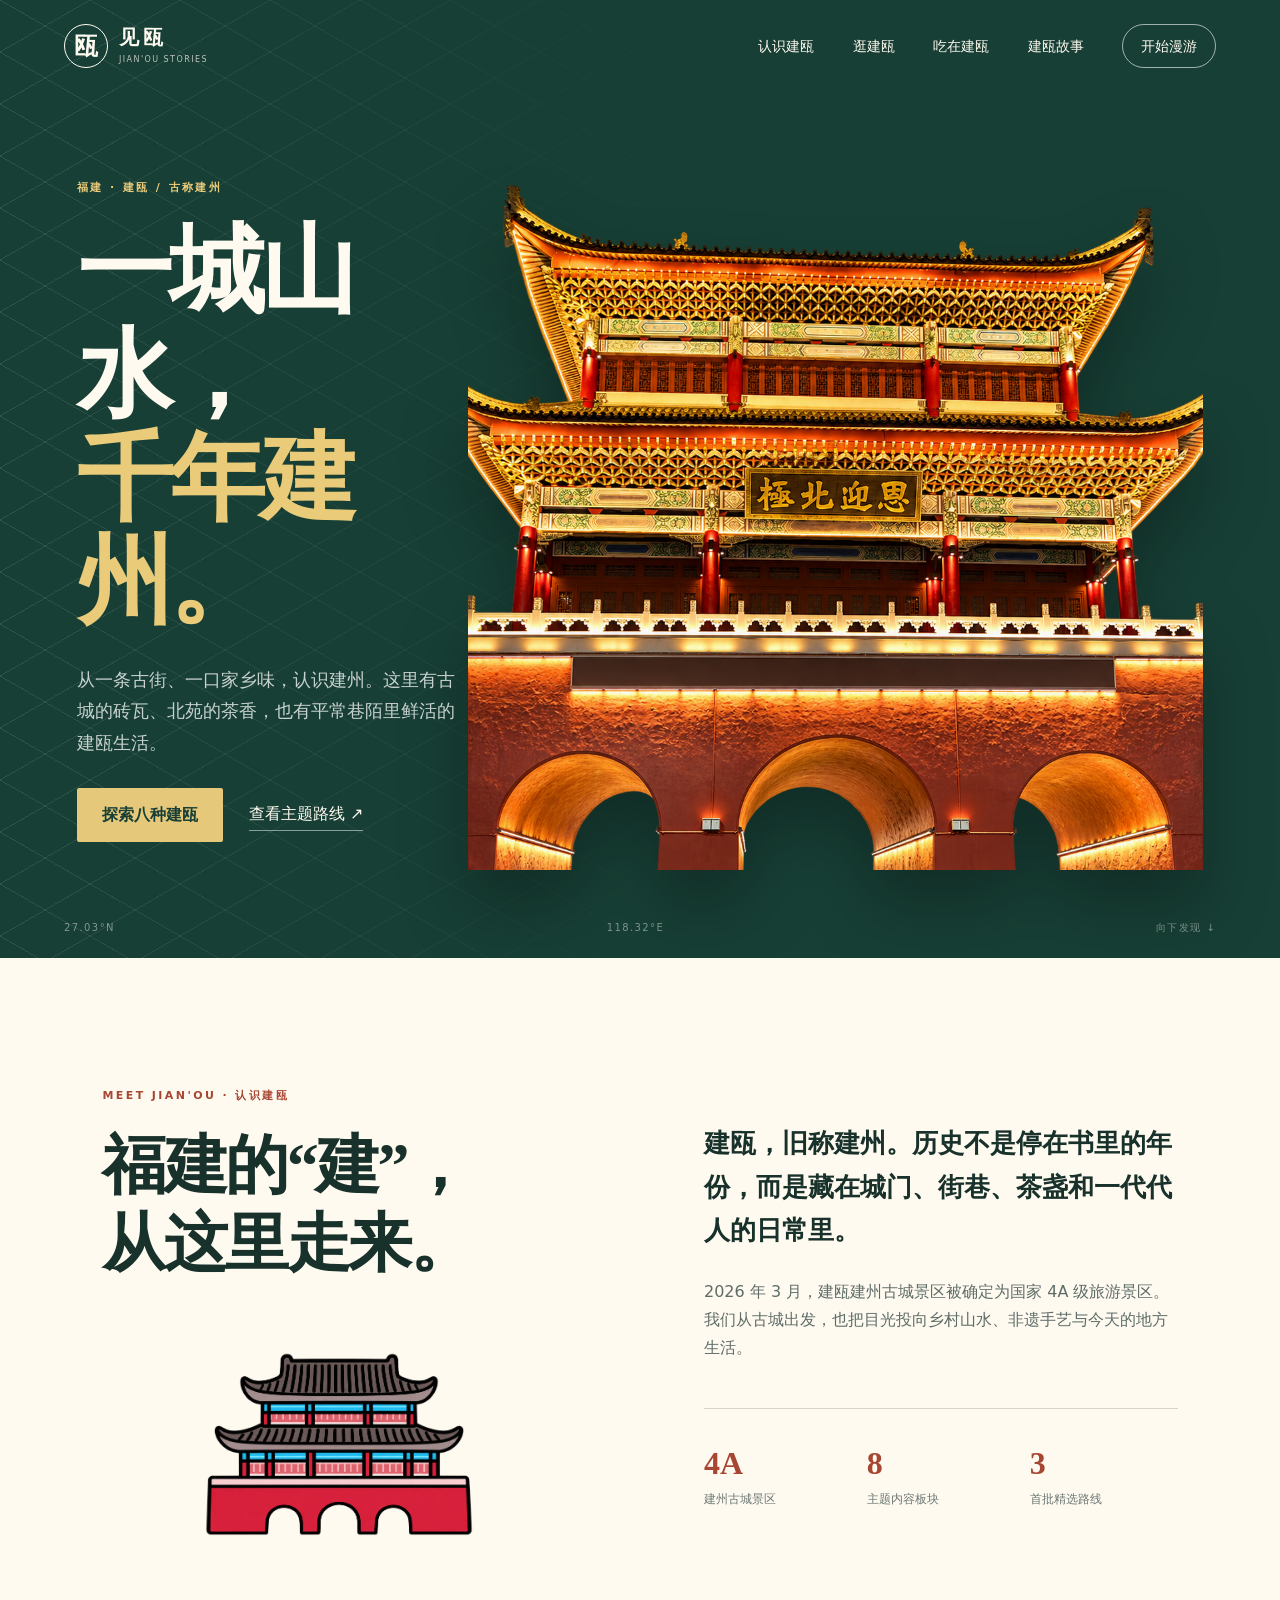
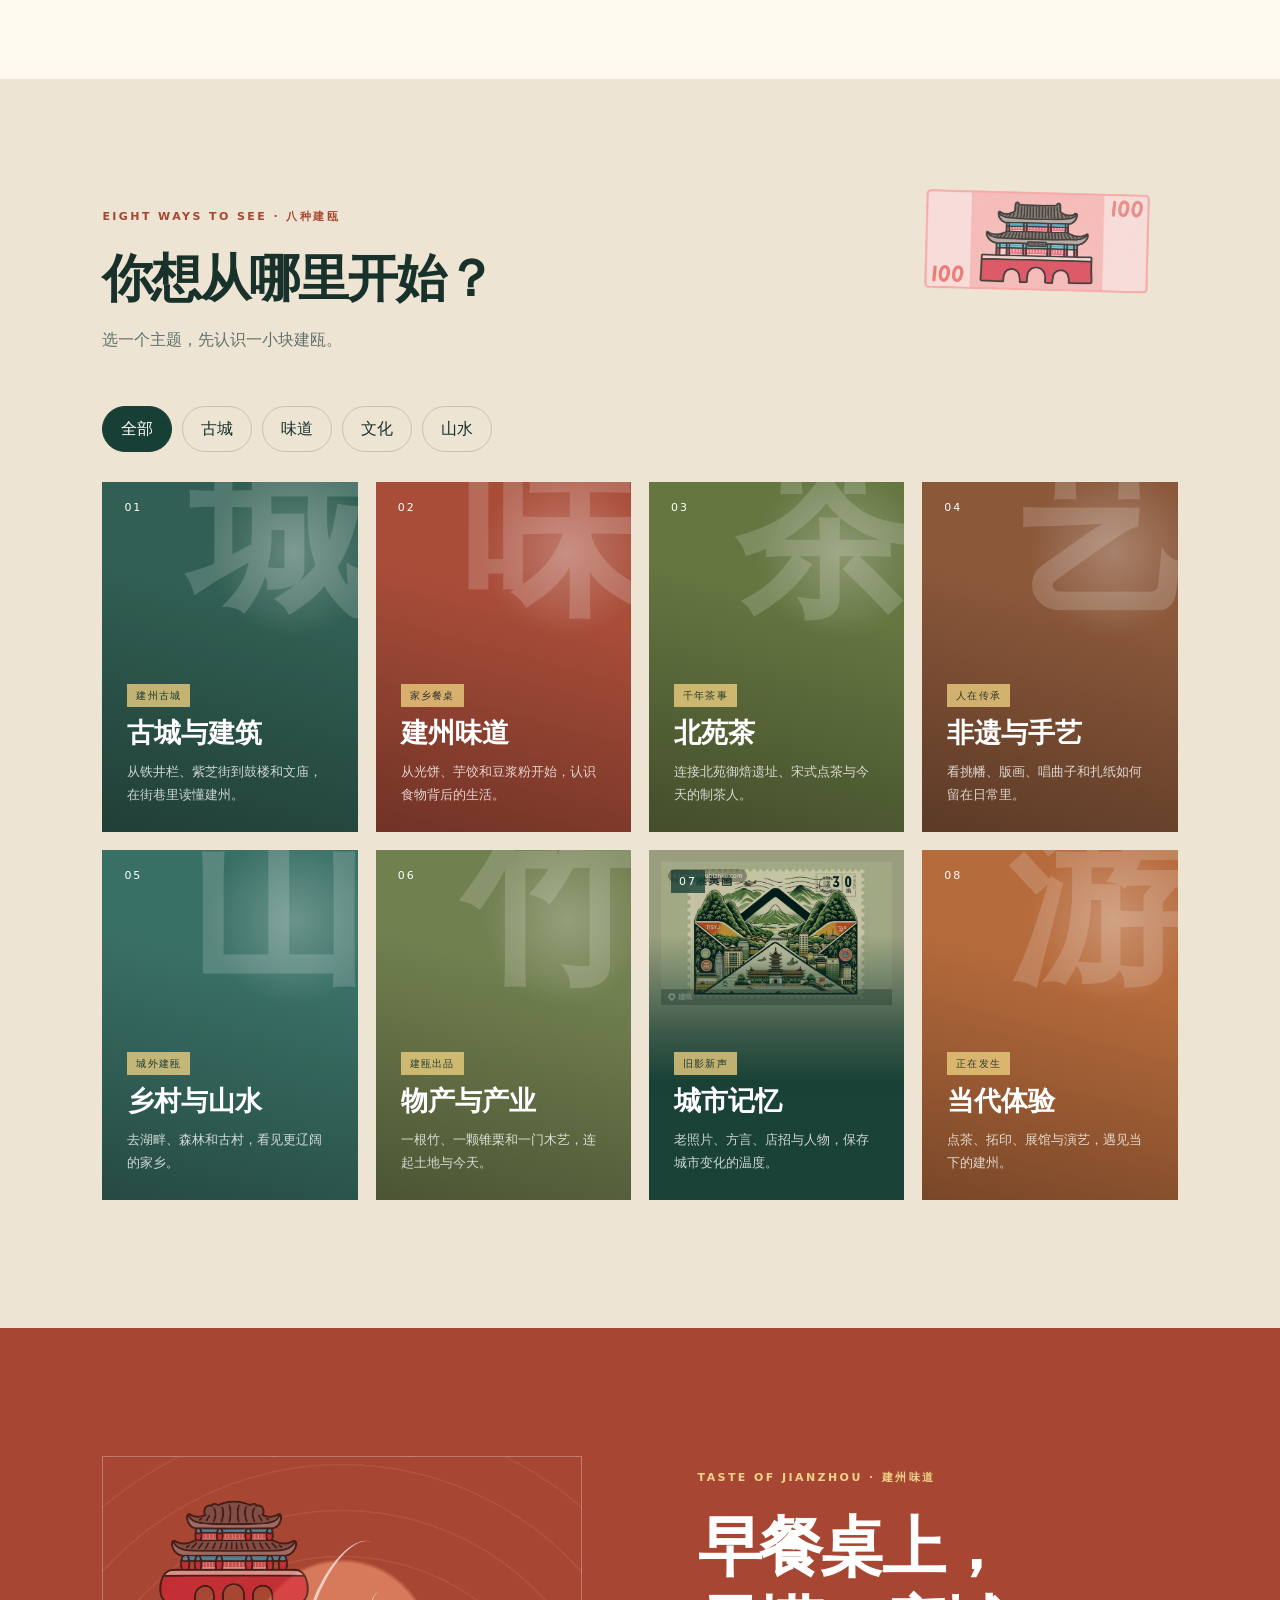
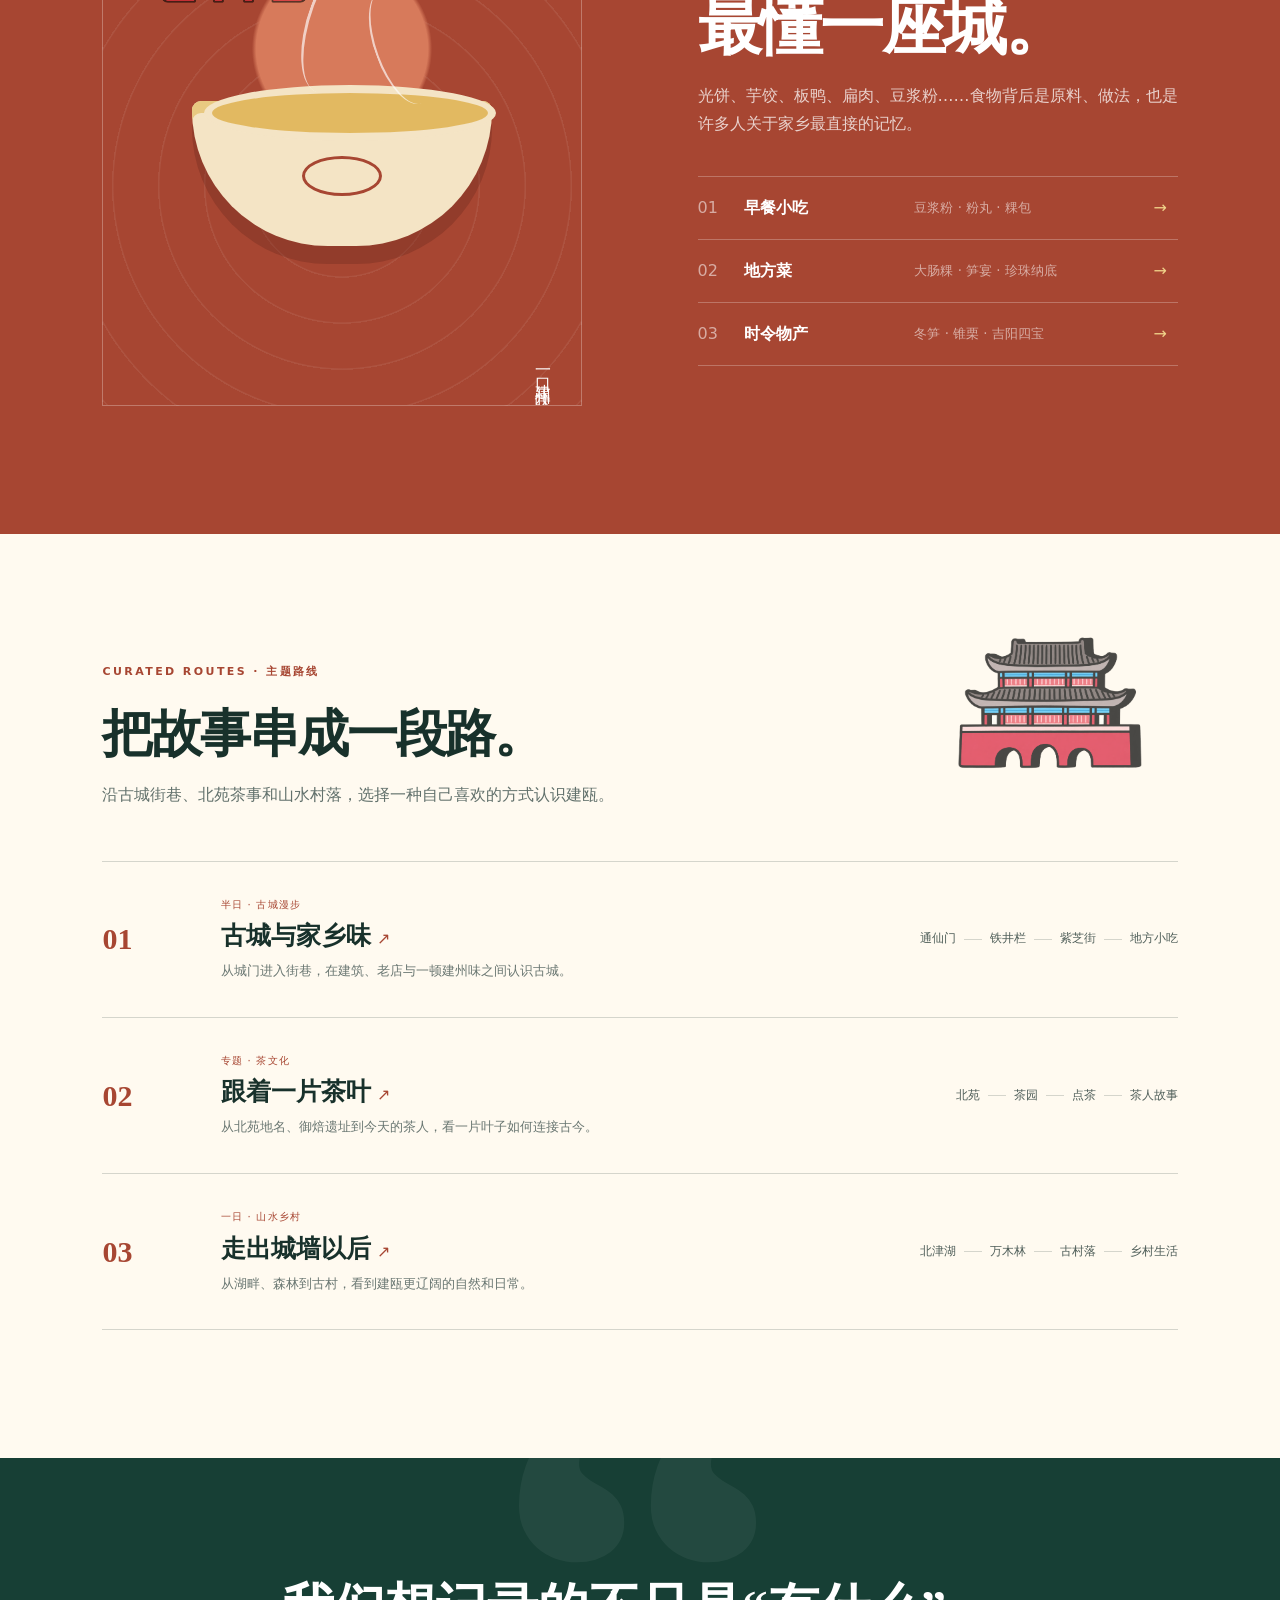
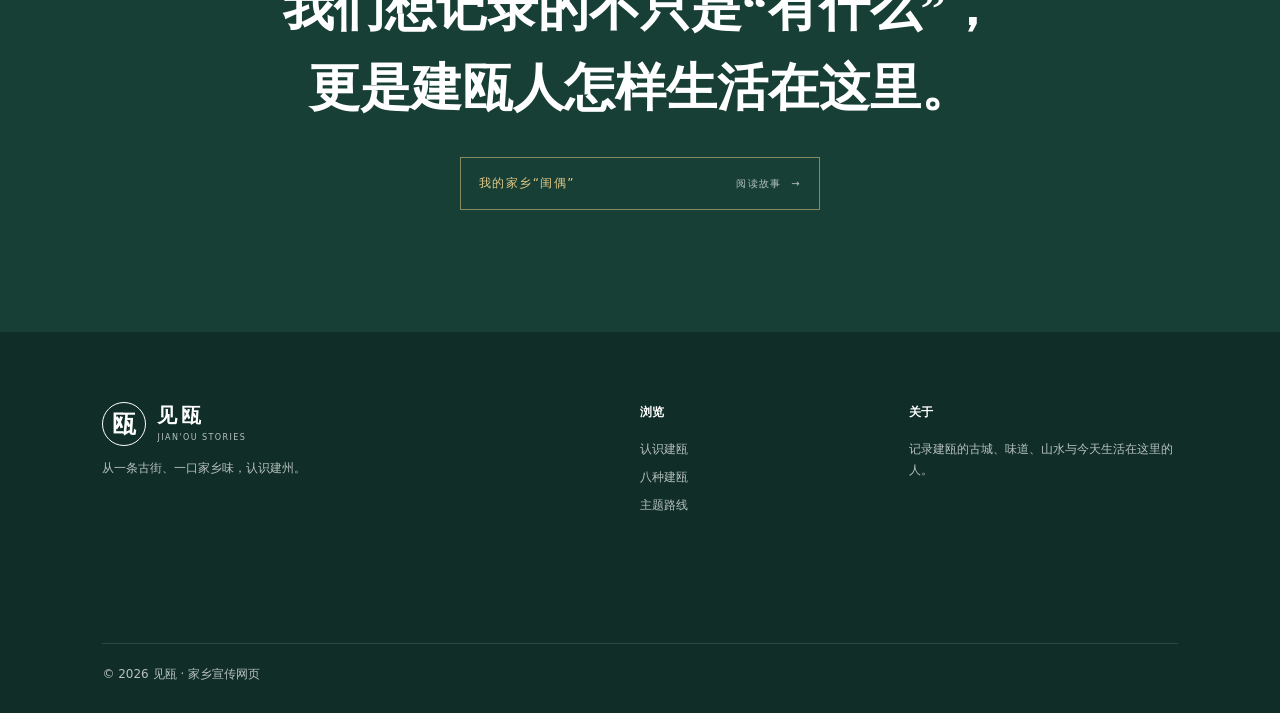
<file: index.html>
<!doctype html>
<html lang="zh-CN">
<head>
  <meta charset="UTF-8">
  <meta name="viewport" content="width=device-width, initial-scale=1.0">
  <meta name="description" content="见瓯——从一条古街、一口家乡味，认识建州。">
  <meta name="theme-color" content="#173f35">
  <title>见瓯｜从一条古街、一口家乡味，认识建州</title>
  <link rel="icon" href="assets/favicon.svg" type="image/svg+xml">
  <link rel="stylesheet" href="css/style.css">
  <script src="js/app.js" defer></script>
</head>
<body>
  <a class="skip-link" href="#main">跳到正文</a>

  <header class="site-header" id="top">
    <a class="brand" href="#top" aria-label="见瓯首页">
      <span class="brand-mark" aria-hidden="true">瓯</span>
      <span><strong>见瓯</strong><small>JIAN'OU STORIES</small></span>
    </a>
    <button class="menu-button" type="button" aria-expanded="false" aria-controls="site-nav">
      <span></span><span></span><span></span><span class="sr-only">打开导航</span>
    </button>
    <nav class="site-nav" id="site-nav" aria-label="主导航">
      <a href="#know">认识建瓯</a>
      <a href="#explore">逛建瓯</a>
      <a href="#taste">吃在建瓯</a>
      <a href="#stories">建瓯故事</a>
      <a class="nav-cta" href="#routes">开始漫游</a>
    </nav>
  </header>

  <main id="main">
    <section class="hero" aria-labelledby="hero-title">
      <div class="hero-pattern" aria-hidden="true"></div>
      <div class="hero-content reveal">
        <p class="eyebrow">福建 · 建瓯 / 古称建州</p>
        <h1 id="hero-title">一城山水，<br><em>千年建州。</em></h1>
        <p class="hero-copy">从一条古街、一口家乡味，认识建州。这里有古城的砖瓦、北苑的茶香，也有平常巷陌里鲜活的建瓯生活。</p>
        <div class="hero-actions">
          <a class="button button-primary" href="#explore">探索八种建瓯</a>
          <a class="text-link" href="#routes">查看主题路线 <span aria-hidden="true">↗</span></a>
        </div>
      </div>
      <div class="hero-art reveal" role="img" aria-label="建瓯五凤楼（鼓楼）建筑剪影"></div>
      <div class="hero-note"><span>27.03°N</span><span>118.32°E</span><span>向下发现 ↓</span></div>
    </section>

    <section class="intro section" id="know">
      <div class="section-heading reveal">
        <p class="eyebrow">MEET JIAN'OU · 认识建瓯</p>
        <h2>福建的“建”，<br>从这里走来。</h2>
        <img class="section-art section-art--intro" src="assets/images/home/drum-tower-simple.png" alt="" aria-hidden="true">
      </div>
      <div class="intro-copy reveal">
        <p class="lead">建瓯，旧称建州。历史不是停在书里的年份，而是藏在城门、街巷、茶盏和一代代人的日常里。</p>
        <p>2026 年 3 月，建瓯建州古城景区被确定为国家 4A 级旅游景区。我们从古城出发，也把目光投向乡村山水、非遗手艺与今天的地方生活。</p>
        <div class="facts" aria-label="建瓯速览">
          <a href="detail.html?topic=ancient-city-scenic" aria-label="查看建州古城景区介绍"><strong>4A</strong><span>建州古城景区</span></a>
          <a href="detail.html?topic=themes" aria-label="查看八个主题内容板块"><strong>8</strong><span>主题内容板块</span></a>
          <a href="detail.html?topic=routes" aria-label="查看首批三条精选路线"><strong>3</strong><span>首批精选路线</span></a>
        </div>
      </div>
    </section>

    <section class="explore section" id="explore">
      <div class="section-heading compact reveal">
        <p class="eyebrow">EIGHT WAYS TO SEE · 八种建瓯</p>
        <h2>你想从哪里开始？</h2>
        <p>选一个主题，先认识一小块建瓯。</p>
      </div>
      <img class="section-art section-art--explore" src="assets/images/home/drum-tower-banknote.png" alt="" aria-hidden="true">
      <div class="filters reveal" role="group" aria-label="内容筛选">
        <button class="filter is-active" type="button" data-filter="all" aria-pressed="true">全部</button>
        <button class="filter" type="button" data-filter="city">古城</button>
        <button class="filter" type="button" data-filter="food">味道</button>
        <button class="filter" type="button" data-filter="culture">文化</button>
        <button class="filter" type="button" data-filter="nature">山水</button>
      </div>
      <div class="story-grid" id="story-grid" aria-live="polite"></div>
    </section>

    <section class="feature section" id="taste">
      <div class="feature-visual reveal" aria-hidden="true">
        <img class="section-art section-art--taste" src="assets/images/home/drum-tower-rounded.png" alt="">
        <span class="steam steam-one"></span><span class="steam steam-two"></span>
        <div class="bowl"><i></i></div>
        <p>一口建州味</p>
      </div>
      <div class="feature-copy reveal">
        <p class="eyebrow">TASTE OF JIANZHOU · 建州味道</p>
        <h2>早餐桌上，<br>最懂一座城。</h2>
        <p>光饼、芋饺、板鸭、扁肉、豆浆粉……食物背后是原料、做法，也是许多人关于家乡最直接的记忆。</p>
        <ul class="taste-list">
          <li><a href="detail.html?topic=breakfast"><span>01</span><strong>早餐小吃</strong><small>豆浆粉 · 粉丸 · 粿包</small><b aria-hidden="true">→</b></a></li>
          <li><a href="detail.html?topic=local-dishes"><span>02</span><strong>地方菜</strong><small>大肠粿 · 笋宴 · 珍珠纳底</small><b aria-hidden="true">→</b></a></li>
          <li><a href="detail.html?topic=seasonal-produce"><span>03</span><strong>时令物产</strong><small>冬笋 · 锥栗 · 吉阳四宝</small><b aria-hidden="true">→</b></a></li>
        </ul>
      </div>
    </section>

    <section class="routes section" id="routes">
      <div class="section-heading compact reveal">
        <p class="eyebrow">CURATED ROUTES · 主题路线</p>
        <h2>把故事串成一段路。</h2>
        <p>沿古城街巷、北苑茶事和山水村落，选择一种自己喜欢的方式认识建瓯。</p>
      </div>
      <img class="section-art section-art--routes" src="assets/images/home/drum-tower-shadowed.png" alt="" aria-hidden="true">
      <div class="route-list">
        <article class="route-card reveal">
          <div class="route-number">01</div>
          <div><p class="tag">半日 · 古城漫步</p><h3><a href="detail.html?topic=route-old-city">古城与家乡味 <span aria-hidden="true">↗</span></a></h3><p>从城门进入街巷，在建筑、老店与一顿建州味之间认识古城。</p></div>
          <div class="route-stops"><a href="detail.html?topic=tongxian">通仙门</a><i></i><a href="detail.html?topic=tiejinglan">铁井栏</a><i></i><a href="detail.html?topic=zizhi">紫芝街</a><i></i><a href="detail.html?topic=local-snacks">地方小吃</a></div>
        </article>
        <article class="route-card reveal">
          <div class="route-number">02</div>
          <div><p class="tag">专题 · 茶文化</p><h3><a href="detail.html?topic=route-tea">跟着一片茶叶 <span aria-hidden="true">↗</span></a></h3><p>从北苑地名、御焙遗址到今天的茶人，看一片叶子如何连接古今。</p></div>
          <div class="route-stops"><a href="detail.html?topic=beiyuan">北苑</a><i></i><a href="detail.html?topic=tea-garden">茶园</a><i></i><a href="detail.html?topic=diancha">点茶</a><i></i><a href="detail.html?topic=tea-people">茶人故事</a></div>
        </article>
        <article class="route-card reveal">
          <div class="route-number">03</div>
          <div><p class="tag">一日 · 山水乡村</p><h3><a href="detail.html?topic=route-nature">走出城墙以后 <span aria-hidden="true">↗</span></a></h3><p>从湖畔、森林到古村，看到建瓯更辽阔的自然和日常。</p></div>
          <div class="route-stops"><a href="detail.html?topic=beijin-lake">北津湖</a><i></i><a href="detail.html?topic=wanmu-forest">万木林</a><i></i><a href="detail.html?topic=ancient-villages">古村落</a><i></i><a href="detail.html?topic=rural-life">乡村生活</a></div>
        </article>
      </div>
    </section>

    <section class="quote-section" id="stories">
      <div class="quote-mark" aria-hidden="true">“</div>
      <blockquote class="reveal">我们想记录的不只是“有什么”，<br>更是建瓯人怎样生活在这里。</blockquote>
      <p class="quote-links"><a class="story-entry" href="story.html"><span>我的家乡“闺偶”</span><b>阅读故事&nbsp; →</b></a></p>
    </section>
  </main>

  <footer class="site-footer">
    <div><a class="brand footer-brand" href="#top"><span class="brand-mark">瓯</span><span><strong>见瓯</strong><small>JIAN'OU STORIES</small></span></a><p>从一条古街、一口家乡味，认识建州。</p></div>
    <div><strong>浏览</strong><a href="#know">认识建瓯</a><a href="#explore">八种建瓯</a><a href="#routes">主题路线</a></div>
    <div><strong>关于</strong><p>记录建瓯的古城、味道、山水与今天生活在这里的人。</p></div>
    <p class="copyright">© <span id="year"></span> 见瓯 · 家乡宣传网页</p>
  </footer>
</body>
</html>
</file>
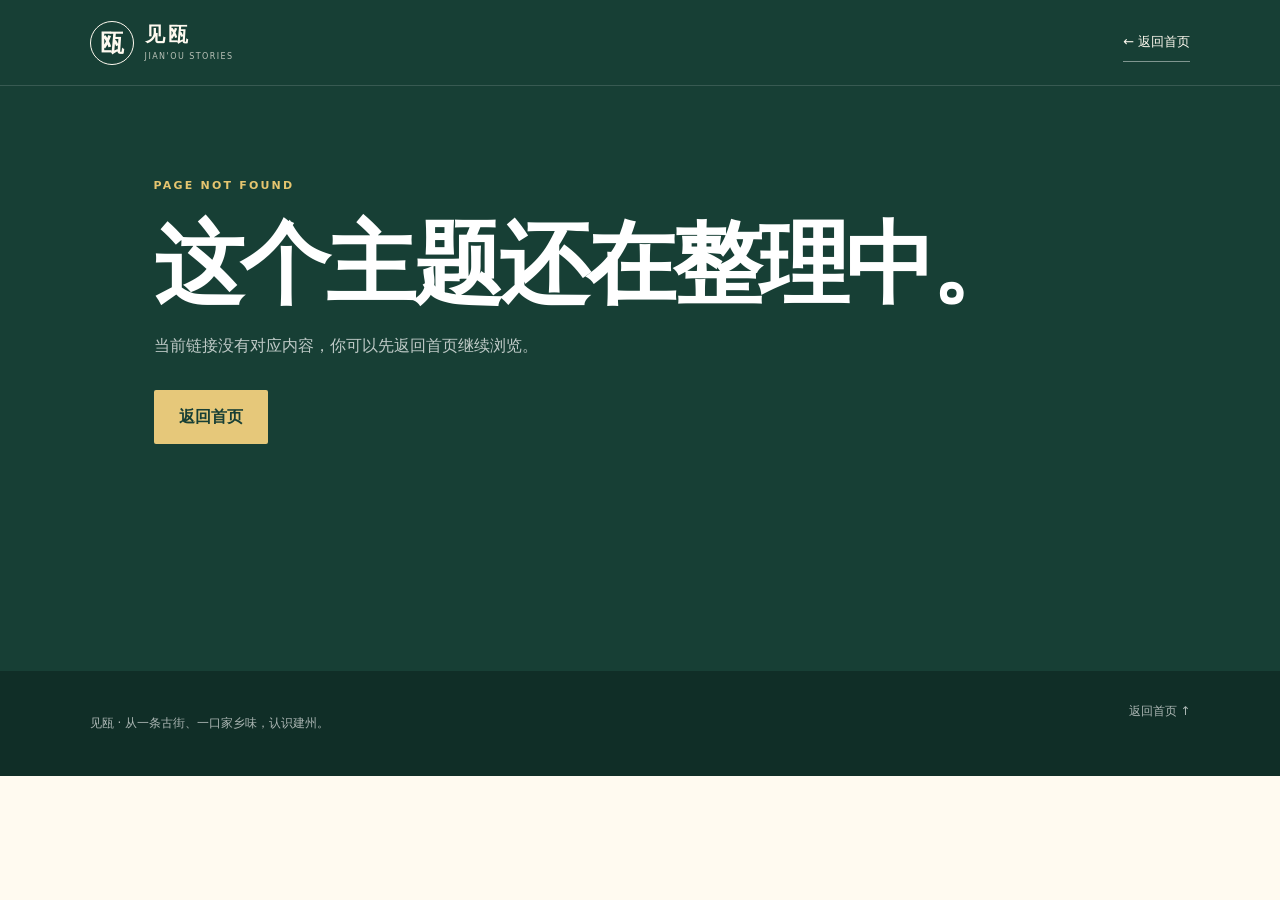
<file: detail.html>
<!doctype html>
<html lang="zh-CN">
<head>
  <meta charset="UTF-8">
  <meta name="viewport" content="width=device-width, initial-scale=1.0">
  <meta name="description" content="见瓯主题内容介绍">
  <meta name="theme-color" content="#173f35">
  <title>主题介绍｜见瓯</title>
  <link rel="icon" href="assets/favicon.svg" type="image/svg+xml">
  <link rel="stylesheet" href="css/style.css">
  <link rel="stylesheet" href="css/detail.css">
  <script src="js/detail.js" defer></script>
</head>
<body class="detail-page">
  <a class="skip-link" href="#detail-main">跳到正文</a>

  <header class="detail-header">
    <a class="brand" href="index.html" aria-label="返回见瓯首页">
      <span class="brand-mark" aria-hidden="true">瓯</span>
      <span><strong>见瓯</strong><small>JIAN'OU STORIES</small></span>
    </a>
    <a class="back-home" href="index.html"><span aria-hidden="true">←</span> 返回首页</a>
  </header>

  <main id="detail-main">
    <section class="detail-hero">
      <div class="detail-hero-pattern" aria-hidden="true"></div>
      <div class="detail-breadcrumb"><a href="index.html">首页</a><span>/</span><span id="breadcrumb-title">主题介绍</span></div>
      <p class="detail-eyebrow" id="detail-eyebrow">JIAN'OU STORIES</p>
      <h1 id="detail-title">正在加载主题……</h1>
      <p class="detail-summary" id="detail-summary"></p>
      <div class="detail-meta" id="detail-meta"></div>
    </section>

    <article class="detail-article" id="detail-content" aria-live="polite">
      <section class="detail-intro">
        <p id="detail-intro"></p>
        <p id="detail-description"></p>
      </section>

      <section class="detail-section" aria-labelledby="highlights-title">
        <div class="detail-section-label">01</div>
        <div>
          <p class="detail-section-kicker" id="highlights-kicker">TOPIC CONTENT · 主题内容</p>
          <h2 id="highlights-title">主题内容</h2>
          <div class="detail-media-gallery" id="detail-media-gallery"></div>
          <div class="detail-video-slot" id="detail-video-slot"></div>
        </div>
      </section>

      <section class="detail-section" aria-labelledby="sources-title">
        <div class="detail-section-label">02</div>
        <div>
          <p class="detail-section-kicker">SOURCES · 延伸阅读</p>
          <h2 id="sources-title">资料来源</h2>
          <div class="source-list" id="detail-sources"></div>
        </div>
      </section>
    </article>

    <section class="detail-missing" id="detail-missing" hidden>
      <p class="detail-eyebrow">PAGE NOT FOUND</p>
      <h1>这个主题还在整理中。</h1>
      <p>当前链接没有对应内容，你可以先返回首页继续浏览。</p>
      <a class="button button-primary" href="index.html">返回首页</a>
    </section>
  </main>

  <footer class="detail-footer">
    <p>见瓯 · 从一条古街、一口家乡味，认识建州。</p>
    <a href="index.html">返回首页 ↑</a>
  </footer>
</body>
</html>
</file>
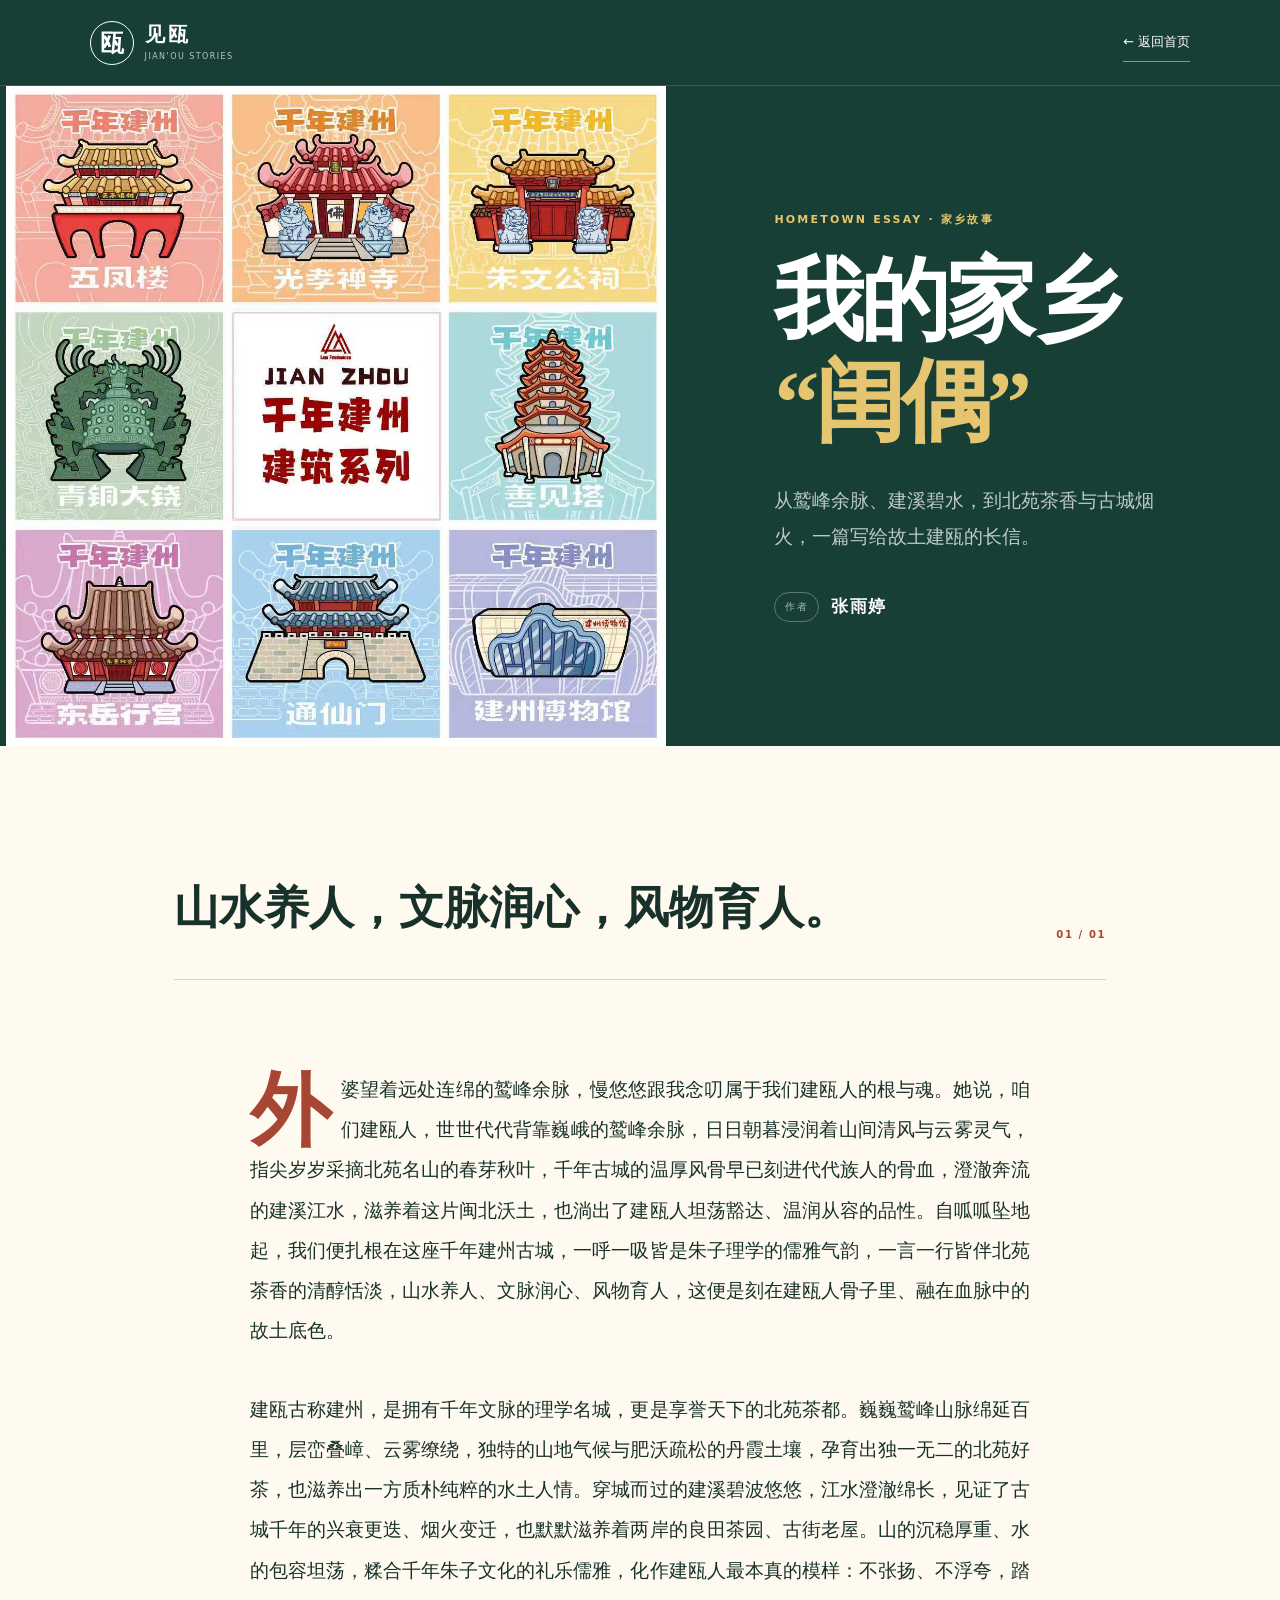
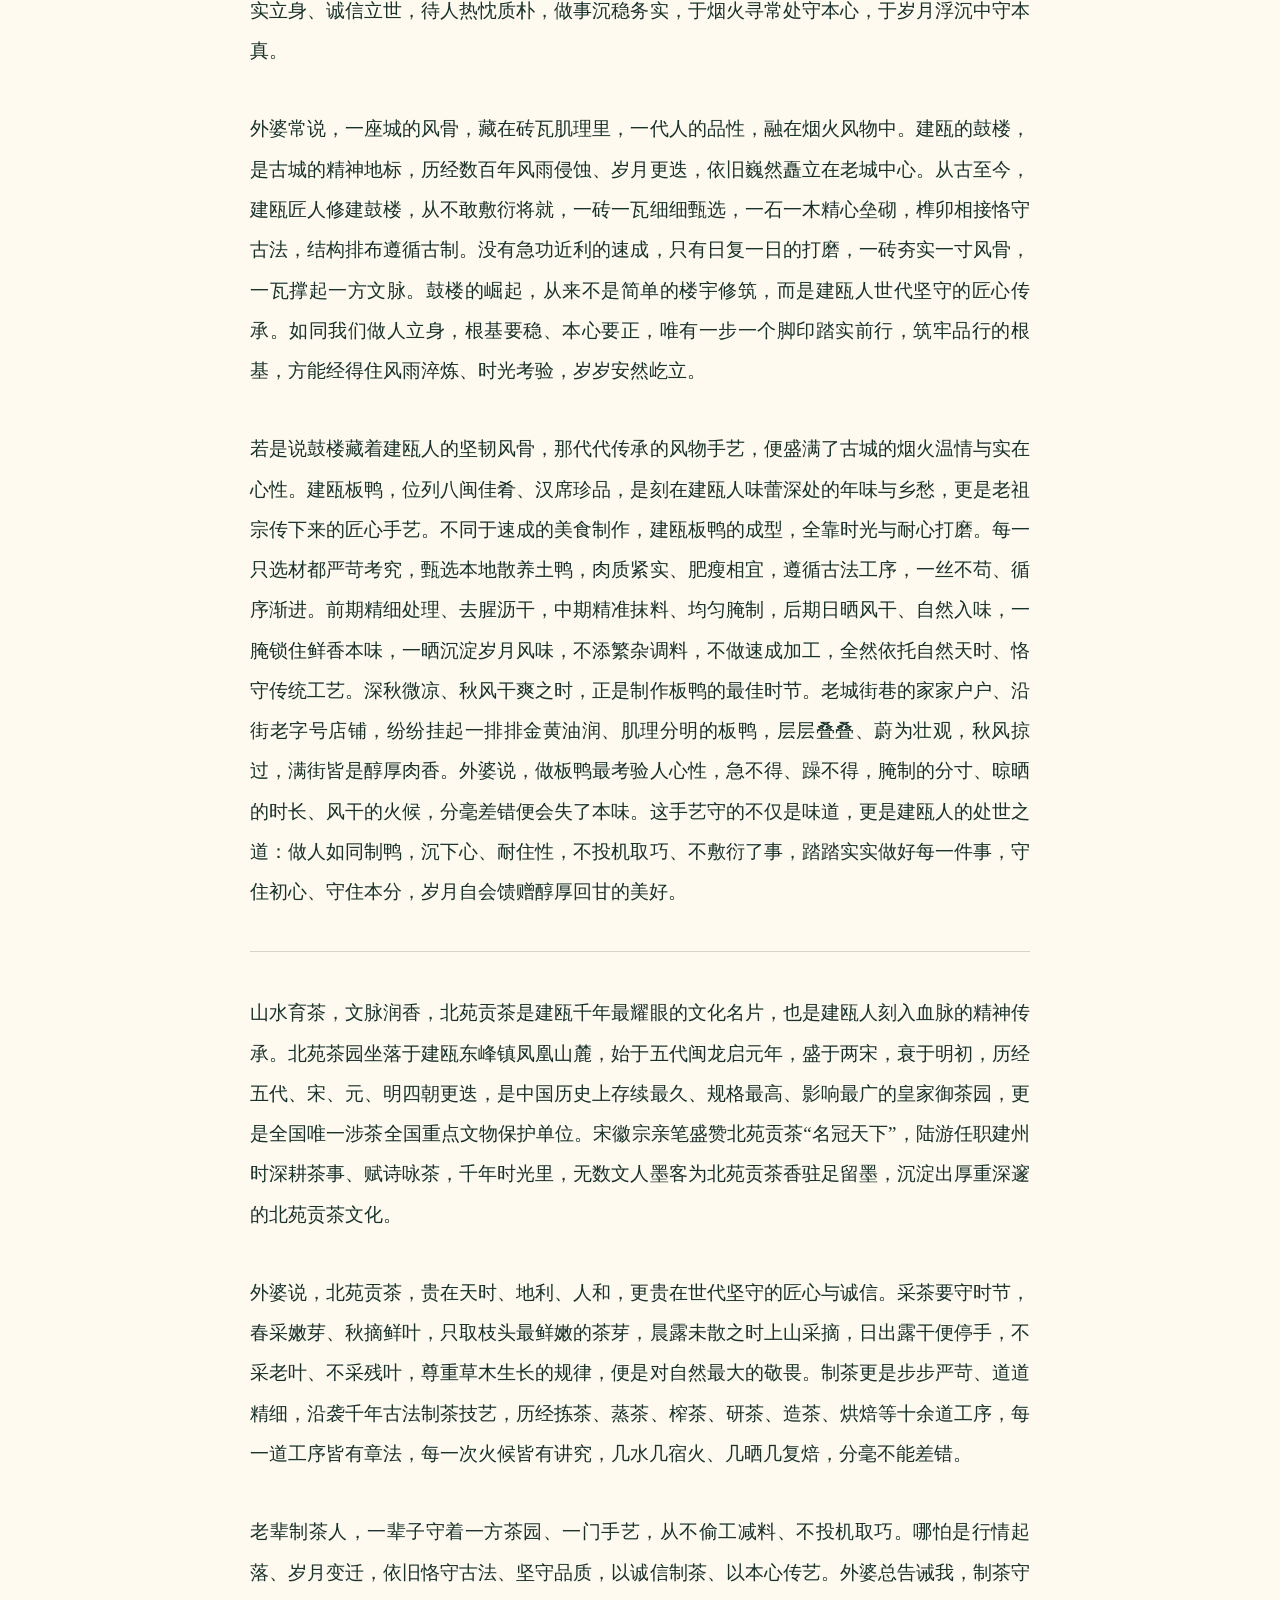
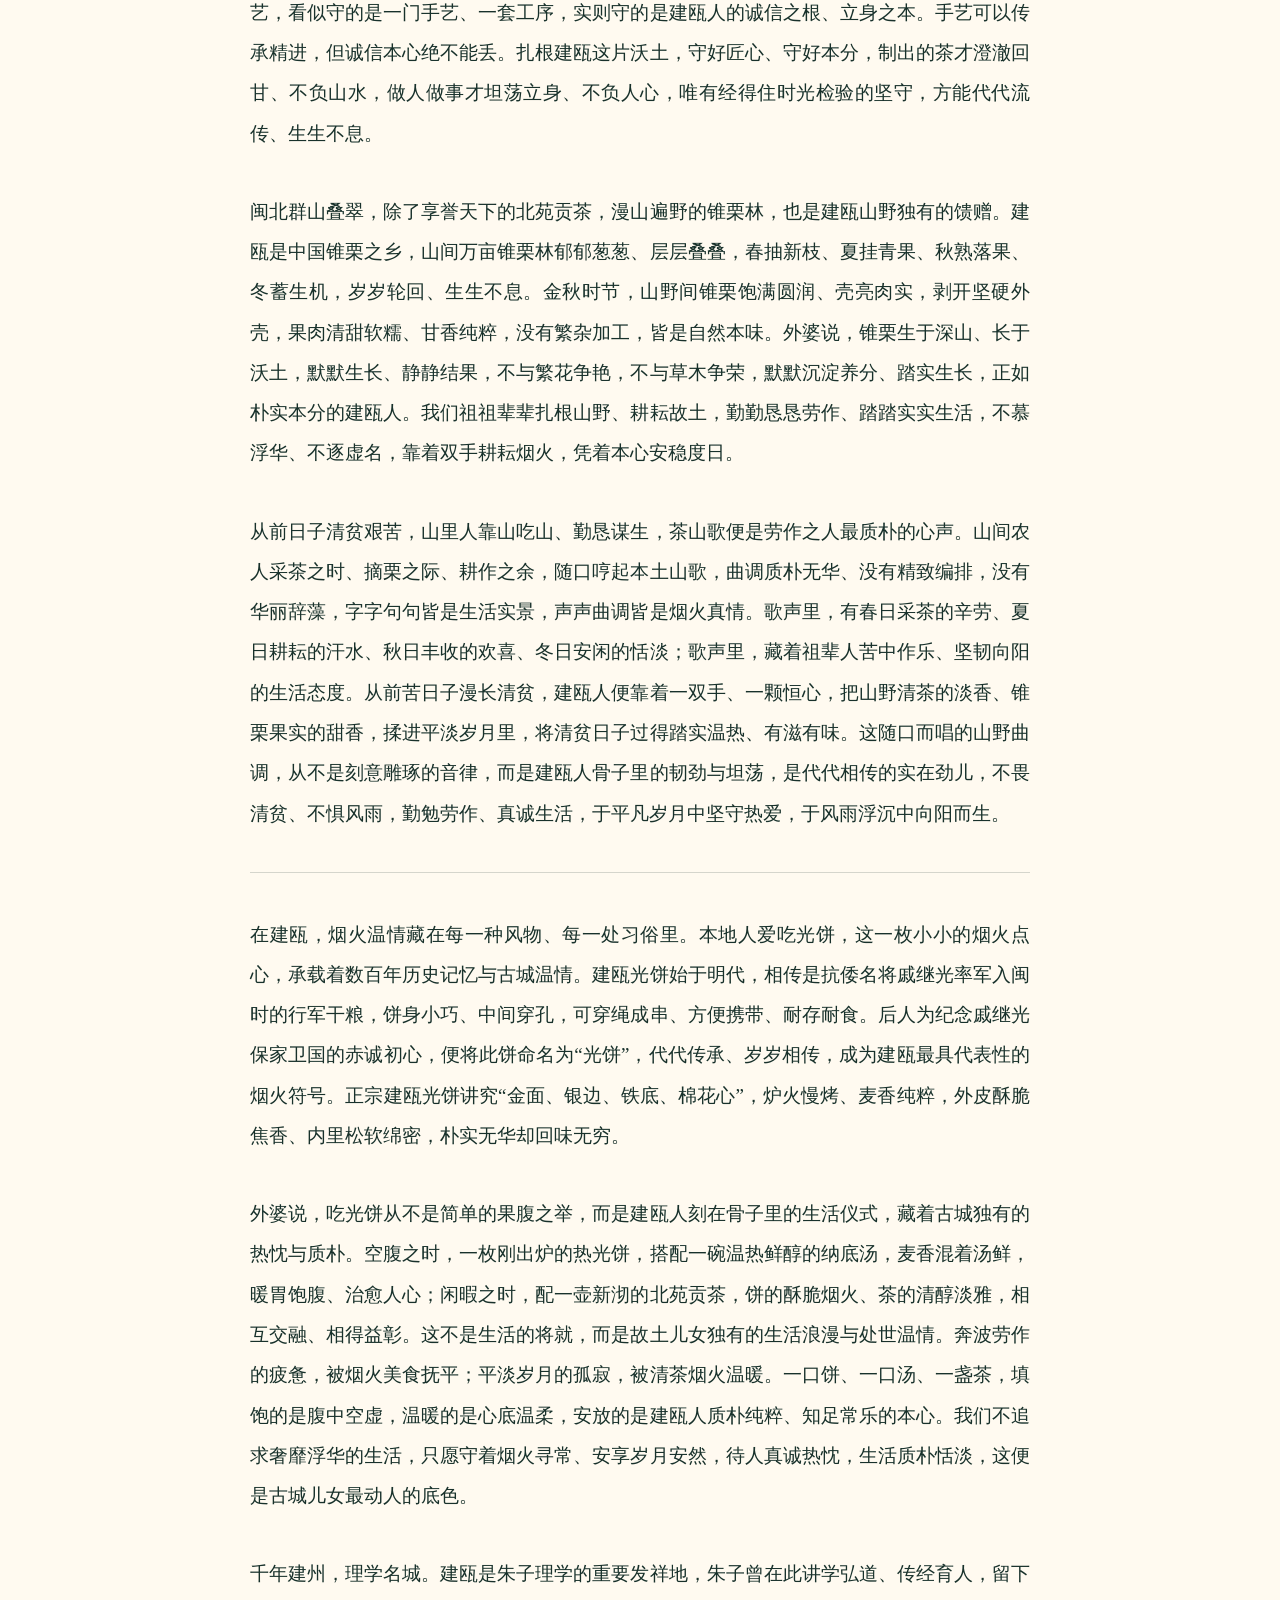
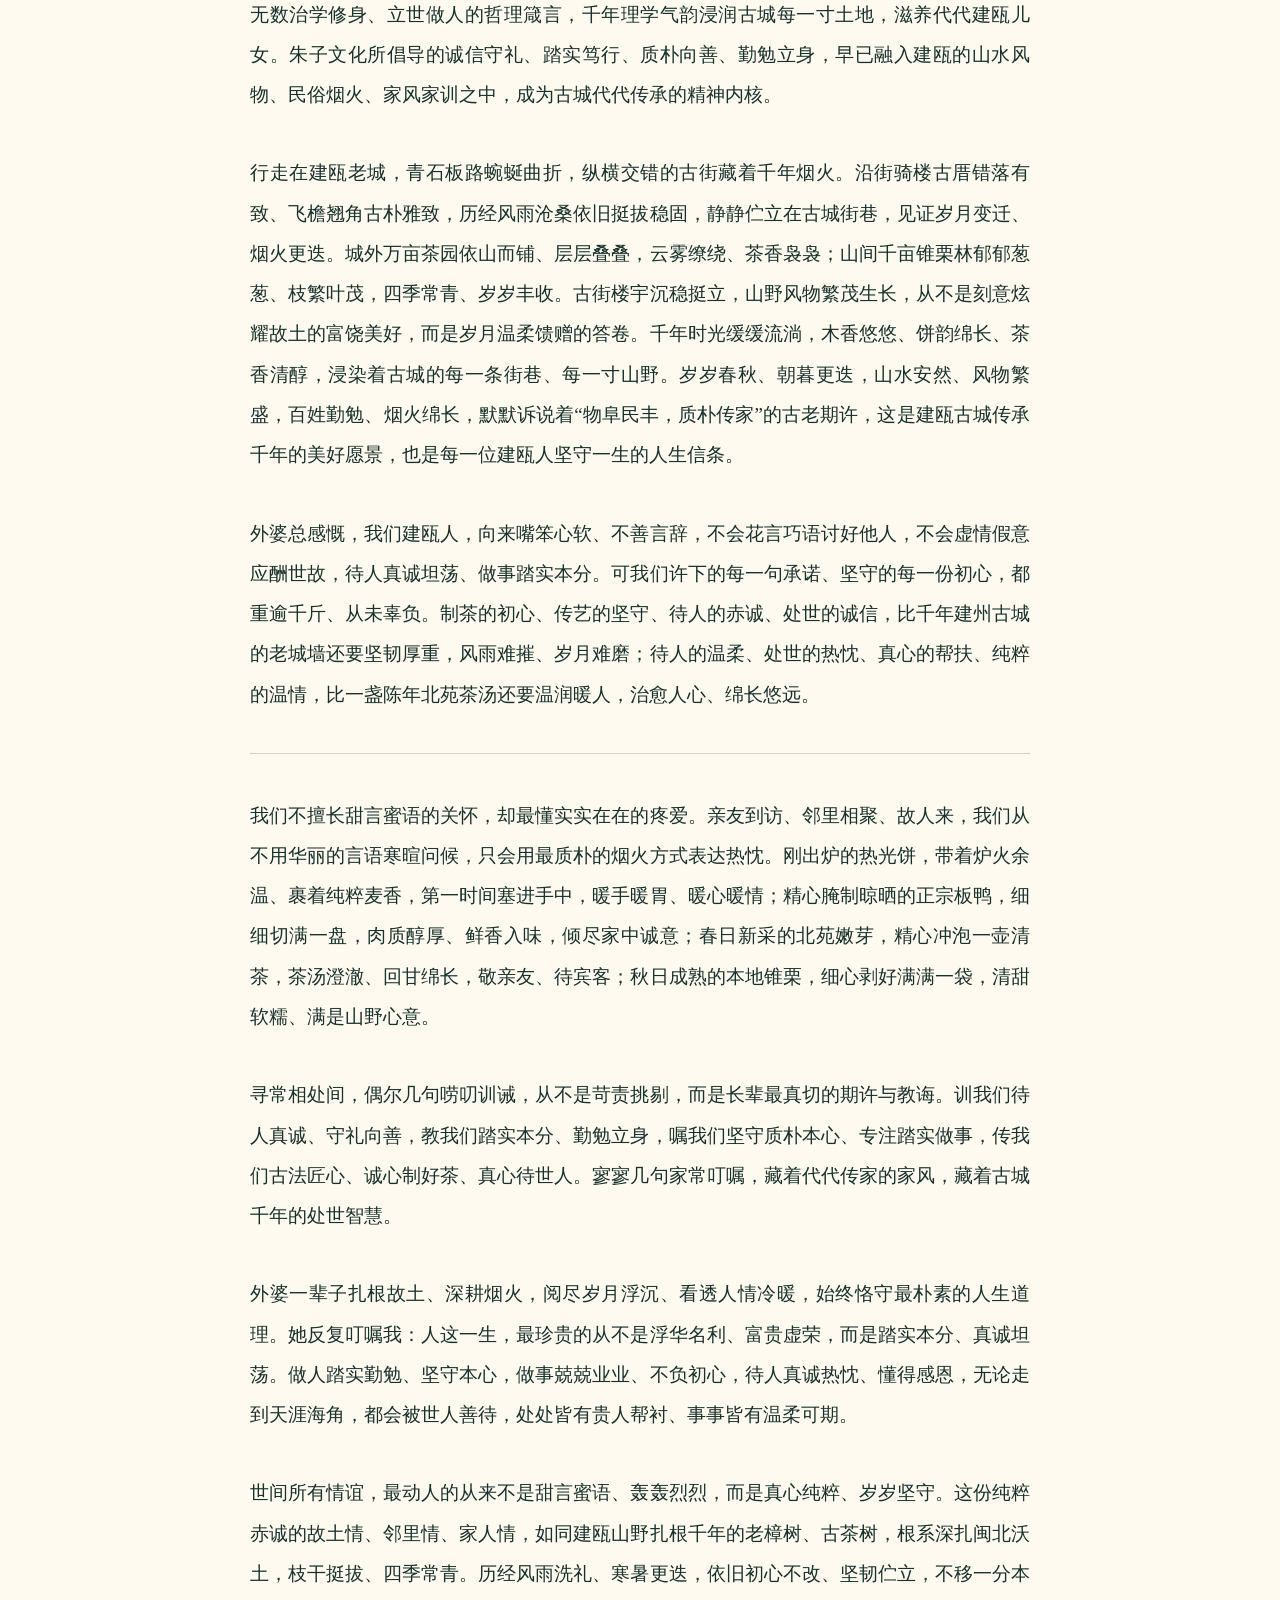
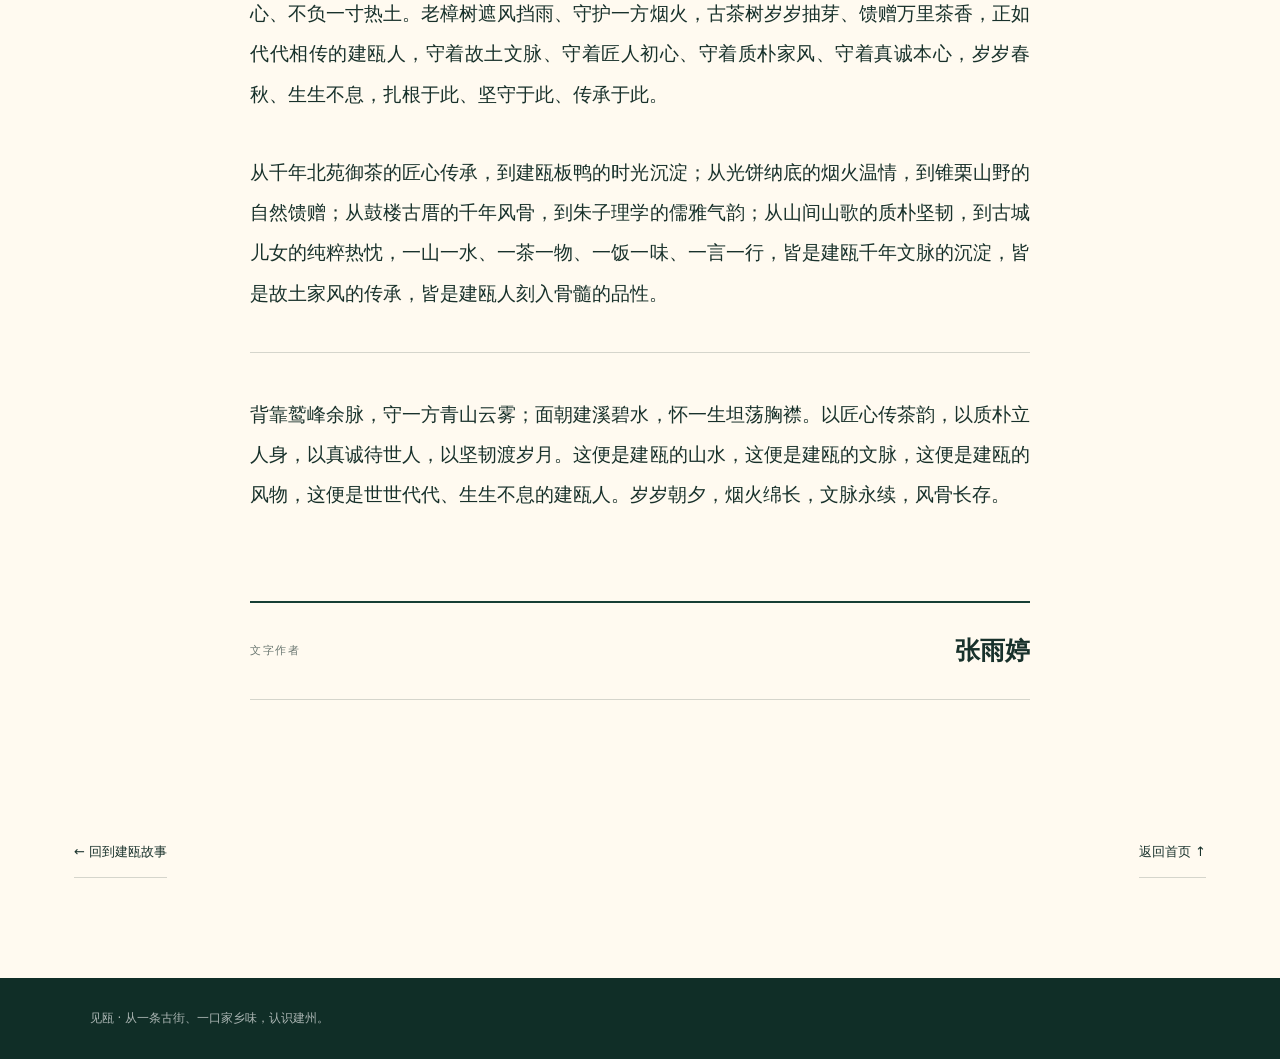
<file: story.html>
<!doctype html>
<html lang="zh-CN">
<head>
  <meta charset="UTF-8">
  <meta name="viewport" content="width=device-width, initial-scale=1.0">
  <meta name="description" content="张雨婷讲述家乡建瓯山水、风物与家风的故事《我的家乡“闺偶”》。">
  <meta name="author" content="张雨婷">
  <meta name="theme-color" content="#173f35">
  <title>我的家乡“闺偶”｜张雨婷｜见瓯</title>
  <link rel="icon" href="assets/favicon.svg" type="image/svg+xml">
  <link rel="stylesheet" href="css/style.css">
  <link rel="stylesheet" href="css/story.css">
</head>
<body class="story-page">
  <a class="skip-link" href="#story-main">跳到故事正文</a>

  <header class="story-header">
    <a class="brand" href="index.html" aria-label="返回见瓯首页">
      <span class="brand-mark" aria-hidden="true">瓯</span>
      <span><strong>见瓯</strong><small>JIAN'OU STORIES</small></span>
    </a>
    <a class="story-back" href="index.html#stories"><span aria-hidden="true">←</span> 返回首页</a>
  </header>

  <main id="story-main">
    <section class="story-hero" aria-labelledby="story-title">
      <div class="story-hero-image" role="img" aria-label="千年建州建筑系列插画"></div>
      <div class="story-hero-content">
        <p class="story-eyebrow">HOMETOWN ESSAY · 家乡故事</p>
        <h1 id="story-title">我的家乡<br><em>“闺偶”</em></h1>
        <p class="story-deck">从鹫峰余脉、建溪碧水，到北苑茶香与古城烟火，一篇写给故土建瓯的长信。</p>
        <p class="story-byline"><span>作者</span><strong>张雨婷</strong></p>
      </div>
    </section>

    <article class="story-article" aria-label="故事正文">
      <header class="story-lead">
        <p>山水养人，文脉润心，风物育人。</p>
        <span aria-hidden="true">01 / 01</span>
      </header>

      <div class="story-prose">
        <p>外婆望着远处连绵的鹫峰余脉，慢悠悠跟我念叨属于我们建瓯人的根与魂。她说，咱们建瓯人，世世代代背靠巍峨的鹫峰余脉，日日朝暮浸润着山间清风与云雾灵气，指尖岁岁采摘北苑名山的春芽秋叶，千年古城的温厚风骨早已刻进代代族人的骨血，澄澈奔流的建溪江水，滋养着这片闽北沃土，也淌出了建瓯人坦荡豁达、温润从容的品性。自呱呱坠地起，我们便扎根在这座千年建州古城，一呼一吸皆是朱子理学的儒雅气韵，一言一行皆伴北苑茶香的清醇恬淡，山水养人、文脉润心、风物育人，这便是刻在建瓯人骨子里、融在血脉中的故土底色。</p>

        <p>建瓯古称建州，是拥有千年文脉的理学名城，更是享誉天下的北苑茶都。巍巍鹫峰山脉绵延百里，层峦叠嶂、云雾缭绕，独特的山地气候与肥沃疏松的丹霞土壤，孕育出独一无二的北苑好茶，也滋养出一方质朴纯粹的水土人情。穿城而过的建溪碧波悠悠，江水澄澈绵长，见证了古城千年的兴衰更迭、烟火变迁，也默默滋养着两岸的良田茶园、古街老屋。山的沉稳厚重、水的包容坦荡，糅合千年朱子文化的礼乐儒雅，化作建瓯人最本真的模样：不张扬、不浮夸，踏实立身、诚信立世，待人热忱质朴，做事沉稳务实，于烟火寻常处守本心，于岁月浮沉中守本真。</p>

        <p>外婆常说，一座城的风骨，藏在砖瓦肌理里，一代人的品性，融在烟火风物中。建瓯的鼓楼，是古城的精神地标，历经数百年风雨侵蚀、岁月更迭，依旧巍然矗立在老城中心。从古至今，建瓯匠人修建鼓楼，从不敢敷衍将就，一砖一瓦细细甄选，一石一木精心垒砌，榫卯相接恪守古法，结构排布遵循古制。没有急功近利的速成，只有日复一日的打磨，一砖夯实一寸风骨，一瓦撑起一方文脉。鼓楼的崛起，从来不是简单的楼宇修筑，而是建瓯人世代坚守的匠心传承。如同我们做人立身，根基要稳、本心要正，唯有一步一个脚印踏实前行，筑牢品行的根基，方能经得住风雨淬炼、时光考验，岁岁安然屹立。</p>

        <p>若是说鼓楼藏着建瓯人的坚韧风骨，那代代传承的风物手艺，便盛满了古城的烟火温情与实在心性。建瓯板鸭，位列八闽佳肴、汉席珍品，是刻在建瓯人味蕾深处的年味与乡愁，更是老祖宗传下来的匠心手艺。不同于速成的美食制作，建瓯板鸭的成型，全靠时光与耐心打磨。每一只选材都严苛考究，甄选本地散养土鸭，肉质紧实、肥瘦相宜，遵循古法工序，一丝不苟、循序渐进。前期精细处理、去腥沥干，中期精准抹料、均匀腌制，后期日晒风干、自然入味，一腌锁住鲜香本味，一晒沉淀岁月风味，不添繁杂调料，不做速成加工，全然依托自然天时、恪守传统工艺。深秋微凉、秋风干爽之时，正是制作板鸭的最佳时节。老城街巷的家家户户、沿街老字号店铺，纷纷挂起一排排金黄油润、肌理分明的板鸭，层层叠叠、蔚为壮观，秋风掠过，满街皆是醇厚肉香。外婆说，做板鸭最考验人心性，急不得、躁不得，腌制的分寸、晾晒的时长、风干的火候，分毫差错便会失了本味。这手艺守的不仅是味道，更是建瓯人的处世之道：做人如同制鸭，沉下心、耐住性，不投机取巧、不敷衍了事，踏踏实实做好每一件事，守住初心、守住本分，岁月自会馈赠醇厚回甘的美好。</p>

        <p>山水育茶，文脉润香，北苑贡茶是建瓯千年最耀眼的文化名片，也是建瓯人刻入血脉的精神传承。北苑茶园坐落于建瓯东峰镇凤凰山麓，始于五代闽龙启元年，盛于两宋，衰于明初，历经五代、宋、元、明四朝更迭，是中国历史上存续最久、规格最高、影响最广的皇家御茶园，更是全国唯一涉茶全国重点文物保护单位。宋徽宗亲笔盛赞北苑贡茶“名冠天下”，陆游任职建州时深耕茶事、赋诗咏茶，千年时光里，无数文人墨客为北苑贡茶香驻足留墨，沉淀出厚重深邃的北苑贡茶文化。</p>

        <p>外婆说，北苑贡茶，贵在天时、地利、人和，更贵在世代坚守的匠心与诚信。采茶要守时节，春采嫩芽、秋摘鲜叶，只取枝头最鲜嫩的茶芽，晨露未散之时上山采摘，日出露干便停手，不采老叶、不采残叶，尊重草木生长的规律，便是对自然最大的敬畏。制茶更是步步严苛、道道精细，沿袭千年古法制茶技艺，历经拣茶、蒸茶、榨茶、研茶、造茶、烘焙等十余道工序，每一道工序皆有章法，每一次火候皆有讲究，几水几宿火、几晒几复焙，分毫不能差错。</p>

        <p>老辈制茶人，一辈子守着一方茶园、一门手艺，从不偷工减料、不投机取巧。哪怕是行情起落、岁月变迁，依旧恪守古法、坚守品质，以诚信制茶、以本心传艺。外婆总告诫我，制茶守艺，看似守的是一门手艺、一套工序，实则守的是建瓯人的诚信之根、立身之本。手艺可以传承精进，但诚信本心绝不能丢。扎根建瓯这片沃土，守好匠心、守好本分，制出的茶才澄澈回甘、不负山水，做人做事才坦荡立身、不负人心，唯有经得住时光检验的坚守，方能代代流传、生生不息。</p>

        <p>闽北群山叠翠，除了享誉天下的北苑贡茶，漫山遍野的锥栗林，也是建瓯山野独有的馈赠。建瓯是中国锥栗之乡，山间万亩锥栗林郁郁葱葱、层层叠叠，春抽新枝、夏挂青果、秋熟落果、冬蓄生机，岁岁轮回、生生不息。金秋时节，山野间锥栗饱满圆润、壳亮肉实，剥开坚硬外壳，果肉清甜软糯、甘香纯粹，没有繁杂加工，皆是自然本味。外婆说，锥栗生于深山、长于沃土，默默生长、静静结果，不与繁花争艳，不与草木争荣，默默沉淀养分、踏实生长，正如朴实本分的建瓯人。我们祖祖辈辈扎根山野、耕耘故土，勤勤恳恳劳作、踏踏实实生活，不慕浮华、不逐虚名，靠着双手耕耘烟火，凭着本心安稳度日。</p>

        <p>从前日子清贫艰苦，山里人靠山吃山、勤恳谋生，茶山歌便是劳作之人最质朴的心声。山间农人采茶之时、摘栗之际、耕作之余，随口哼起本土山歌，曲调质朴无华、没有精致编排，没有华丽辞藻，字字句句皆是生活实景，声声曲调皆是烟火真情。歌声里，有春日采茶的辛劳、夏日耕耘的汗水、秋日丰收的欢喜、冬日安闲的恬淡；歌声里，藏着祖辈人苦中作乐、坚韧向阳的生活态度。从前苦日子漫长清贫，建瓯人便靠着一双手、一颗恒心，把山野清茶的淡香、锥栗果实的甜香，揉进平淡岁月里，将清贫日子过得踏实温热、有滋有味。这随口而唱的山野曲调，从不是刻意雕琢的音律，而是建瓯人骨子里的韧劲与坦荡，是代代相传的实在劲儿，不畏清贫、不惧风雨，勤勉劳作、真诚生活，于平凡岁月中坚守热爱，于风雨浮沉中向阳而生。</p>

        <p>在建瓯，烟火温情藏在每一种风物、每一处习俗里。本地人爱吃光饼，这一枚小小的烟火点心，承载着数百年历史记忆与古城温情。建瓯光饼始于明代，相传是抗倭名将戚继光率军入闽时的行军干粮，饼身小巧、中间穿孔，可穿绳成串、方便携带、耐存耐食。后人为纪念戚继光保家卫国的赤诚初心，便将此饼命名为“光饼”，代代传承、岁岁相传，成为建瓯最具代表性的烟火符号。正宗建瓯光饼讲究“金面、银边、铁底、棉花心”，炉火慢烤、麦香纯粹，外皮酥脆焦香、内里松软绵密，朴实无华却回味无穷。</p>

        <p>外婆说，吃光饼从不是简单的果腹之举，而是建瓯人刻在骨子里的生活仪式，藏着古城独有的热忱与质朴。空腹之时，一枚刚出炉的热光饼，搭配一碗温热鲜醇的纳底汤，麦香混着汤鲜，暖胃饱腹、治愈人心；闲暇之时，配一壶新沏的北苑贡茶，饼的酥脆烟火、茶的清醇淡雅，相互交融、相得益彰。这不是生活的将就，而是故土儿女独有的生活浪漫与处世温情。奔波劳作的疲惫，被烟火美食抚平；平淡岁月的孤寂，被清茶烟火温暖。一口饼、一口汤、一盏茶，填饱的是腹中空虚，温暖的是心底温柔，安放的是建瓯人质朴纯粹、知足常乐的本心。我们不追求奢靡浮华的生活，只愿守着烟火寻常、安享岁月安然，待人真诚热忱，生活质朴恬淡，这便是古城儿女最动人的底色。</p>

        <p>千年建州，理学名城。建瓯是朱子理学的重要发祥地，朱子曾在此讲学弘道、传经育人，留下无数治学修身、立世做人的哲理箴言，千年理学气韵浸润古城每一寸土地，滋养代代建瓯儿女。朱子文化所倡导的诚信守礼、踏实笃行、质朴向善、勤勉立身，早已融入建瓯的山水风物、民俗烟火、家风家训之中，成为古城代代传承的精神内核。</p>

        <p>行走在建瓯老城，青石板路蜿蜒曲折，纵横交错的古街藏着千年烟火。沿街骑楼古厝错落有致、飞檐翘角古朴雅致，历经风雨沧桑依旧挺拔稳固，静静伫立在古城街巷，见证岁月变迁、烟火更迭。城外万亩茶园依山而铺、层层叠叠，云雾缭绕、茶香袅袅；山间千亩锥栗林郁郁葱葱、枝繁叶茂，四季常青、岁岁丰收。古街楼宇沉稳挺立，山野风物繁茂生长，从不是刻意炫耀故土的富饶美好，而是岁月温柔馈赠的答卷。千年时光缓缓流淌，木香悠悠、饼韵绵长、茶香清醇，浸染着古城的每一条街巷、每一寸山野。岁岁春秋、朝暮更迭，山水安然、风物繁盛，百姓勤勉、烟火绵长，默默诉说着“物阜民丰，质朴传家”的古老期许，这是建瓯古城传承千年的美好愿景，也是每一位建瓯人坚守一生的人生信条。</p>

        <p>外婆总感慨，我们建瓯人，向来嘴笨心软、不善言辞，不会花言巧语讨好他人，不会虚情假意应酬世故，待人真诚坦荡、做事踏实本分。可我们许下的每一句承诺、坚守的每一份初心，都重逾千斤、从未辜负。制茶的初心、传艺的坚守、待人的赤诚、处世的诚信，比千年建州古城的老城墙还要坚韧厚重，风雨难摧、岁月难磨；待人的温柔、处世的热忱、真心的帮扶、纯粹的温情，比一盏陈年北苑茶汤还要温润暖人，治愈人心、绵长悠远。</p>

        <p>我们不擅长甜言蜜语的关怀，却最懂实实在在的疼爱。亲友到访、邻里相聚、故人来，我们从不用华丽的言语寒暄问候，只会用最质朴的烟火方式表达热忱。刚出炉的热光饼，带着炉火余温、裹着纯粹麦香，第一时间塞进手中，暖手暖胃、暖心暖情；精心腌制晾晒的正宗板鸭，细细切满一盘，肉质醇厚、鲜香入味，倾尽家中诚意；春日新采的北苑嫩芽，精心冲泡一壶清茶，茶汤澄澈、回甘绵长，敬亲友、待宾客；秋日成熟的本地锥栗，细心剥好满满一袋，清甜软糯、满是山野心意。</p>

        <p>寻常相处间，偶尔几句唠叨训诫，从不是苛责挑剔，而是长辈最真切的期许与教诲。训我们待人真诚、守礼向善，教我们踏实本分、勤勉立身，嘱我们坚守质朴本心、专注踏实做事，传我们古法匠心、诚心制好茶、真心待世人。寥寥几句家常叮嘱，藏着代代传家的家风，藏着古城千年的处世智慧。</p>

        <p>外婆一辈子扎根故土、深耕烟火，阅尽岁月浮沉、看透人情冷暖，始终恪守最朴素的人生道理。她反复叮嘱我：人这一生，最珍贵的从不是浮华名利、富贵虚荣，而是踏实本分、真诚坦荡。做人踏实勤勉、坚守本心，做事兢兢业业、不负初心，待人真诚热忱、懂得感恩，无论走到天涯海角，都会被世人善待，处处皆有贵人帮衬、事事皆有温柔可期。</p>

        <p>世间所有情谊，最动人的从来不是甜言蜜语、轰轰烈烈，而是真心纯粹、岁岁坚守。这份纯粹赤诚的故土情、邻里情、家人情，如同建瓯山野扎根千年的老樟树、古茶树，根系深扎闽北沃土，枝干挺拔、四季常青。历经风雨洗礼、寒暑更迭，依旧初心不改、坚韧伫立，不移一分本心、不负一寸热土。老樟树遮风挡雨、守护一方烟火，古茶树岁岁抽芽、馈赠万里茶香，正如代代相传的建瓯人，守着故土文脉、守着匠人初心、守着质朴家风、守着真诚本心，岁岁春秋、生生不息，扎根于此、坚守于此、传承于此。</p>

        <p>从千年北苑御茶的匠心传承，到建瓯板鸭的时光沉淀；从光饼纳底的烟火温情，到锥栗山野的自然馈赠；从鼓楼古厝的千年风骨，到朱子理学的儒雅气韵；从山间山歌的质朴坚韧，到古城儿女的纯粹热忱，一山一水、一茶一物、一饭一味、一言一行，皆是建瓯千年文脉的沉淀，皆是故土家风的传承，皆是建瓯人刻入骨髓的品性。</p>

        <p>背靠鹫峰余脉，守一方青山云雾；面朝建溪碧水，怀一生坦荡胸襟。以匠心传茶韵，以质朴立人身，以真诚待世人，以坚韧渡岁月。这便是建瓯的山水，这便是建瓯的文脉，这便是建瓯的风物，这便是世世代代、生生不息的建瓯人。岁岁朝夕，烟火绵长，文脉永续，风骨长存。</p>
      </div>

      <footer class="story-author">
        <span>文字作者</span>
        <strong>张雨婷</strong>
      </footer>
    </article>

    <nav class="story-return" aria-label="故事页导航">
      <a href="index.html#stories"><span aria-hidden="true">←</span> 回到建瓯故事</a>
      <a href="index.html">返回首页 <span aria-hidden="true">↑</span></a>
    </nav>
  </main>

  <footer class="story-footer">
    <p>见瓯 · 从一条古街、一口家乡味，认识建州。</p>
  </footer>
</body>
</html>
</file>
<file: css/style.css>
:root {
  --ink: #18312b;
  --green: #173f35;
  --green-2: #285f50;
  --paper: #f6f0e4;
  --paper-light: #fffaf0;
  --red: #a74632;
  --gold: #d7af58;
  --line: rgba(24, 49, 43, .18);
  --serif: "Songti SC", "STSong", "SimSun", serif;
  --sans: "Microsoft YaHei", "PingFang SC", system-ui, sans-serif;
}

* { box-sizing: border-box; }
html { scroll-behavior: smooth; }
body { margin: 0; color: var(--ink); background: var(--paper); font-family: var(--sans); line-height: 1.75; }
a { color: inherit; text-decoration: none; }
button { font: inherit; }
.sr-only { position: absolute; width: 1px; height: 1px; overflow: hidden; clip: rect(0, 0, 0, 0); }
.skip-link { position: fixed; top: -60px; left: 20px; z-index: 100; padding: 10px 16px; background: white; transition: top .2s; }
.skip-link:focus { top: 16px; }

.site-header { position: absolute; inset: 0 0 auto; z-index: 10; min-height: 92px; padding: 20px clamp(20px, 5vw, 72px); display: flex; justify-content: space-between; align-items: center; color: var(--paper-light); }
.brand { display: inline-flex; align-items: center; gap: 11px; }
.brand-mark { width: 44px; height: 44px; display: grid; place-items: center; border: 1px solid currentColor; border-radius: 50%; font: 700 24px/1 var(--serif); }
.brand strong { display: block; font: 700 20px/1.2 var(--serif); letter-spacing: .18em; }
.brand small { display: block; margin-top: 4px; opacity: .7; font-size: 8px; letter-spacing: .18em; }
.site-nav { display: flex; align-items: center; gap: clamp(20px, 3vw, 44px); font-size: 14px; }
.site-nav a { position: relative; }
.site-nav a:not(.nav-cta)::after { content: ""; position: absolute; right: 0; bottom: -6px; left: 0; height: 1px; background: currentColor; transform: scaleX(0); transition: transform .25s; }
.site-nav a:hover::after { transform: scaleX(1); }
.nav-cta { padding: 9px 18px; border: 1px solid rgba(255,255,255,.6); border-radius: 99px; }
.menu-button { display: none; width: 44px; height: 44px; padding: 11px; border: 0; background: transparent; }
.menu-button span:not(.sr-only) { display: block; height: 1px; margin: 6px 0; background: white; }

.hero { position: relative; min-height: min(900px, 100vh); padding: 150px clamp(24px, 6vw, 96px) 88px; overflow: hidden; display: grid; grid-template-columns: minmax(320px, .68fr) minmax(0, 1.32fr); align-items: center; gap: 1vw; color: var(--paper-light); background: var(--green); }
.hero-pattern { position: absolute; inset: 0; opacity: .1; background-image: linear-gradient(30deg, transparent 49.5%, #fff 49.5%, #fff 50.5%, transparent 50.5%), linear-gradient(150deg, transparent 49.5%, #fff 49.5%, #fff 50.5%, transparent 50.5%); background-size: 90px 52px; mask-image: linear-gradient(90deg, #000, transparent 55%); }
.hero-content { position: relative; z-index: 2; max-width: 620px; }
.eyebrow { margin: 0 0 22px; color: var(--red); font-size: 11px; font-weight: 700; letter-spacing: .22em; text-transform: uppercase; }
.hero .eyebrow { color: #eacb7a; }
.hero h1 { margin: 0; font: 900 clamp(56px, 7.5vw, 108px)/1.08 var(--serif); letter-spacing: -.04em; }
.hero h1 em { color: #eacb7a; font-style: normal; }
.hero-copy { max-width: 520px; margin: 30px 0; color: rgba(255,255,255,.76); font-size: clamp(15px, 1.4vw, 18px); }
.hero-actions { display: flex; gap: 26px; align-items: center; }
.button { display: inline-flex; padding: 13px 25px; border-radius: 2px; font-weight: 600; }
.button-primary { color: var(--green); background: #e6c87a; }
.text-link { padding-bottom: 2px; border-bottom: 1px solid rgba(255,255,255,.5); }
/* 桌面端聚焦五凤楼上部建筑并放大至右侧视觉区；文字与建筑仍处于独立网格列。 */
.hero-art { position: relative; z-index: 1; width: 100%; height: min(720px, 74vw); min-height: 570px; align-self: end; background: url("../assets/images/hero-wufeng-cutout.png") center 16% / 110% auto no-repeat; filter: drop-shadow(0 34px 32px rgba(0,0,0,.28)); }
.hero-note { position: absolute; right: clamp(24px, 5vw, 72px); bottom: 22px; left: clamp(24px, 5vw, 72px); display: flex; justify-content: space-between; color: rgba(255,255,255,.45); font-size: 10px; letter-spacing: .14em; }

.section { padding: clamp(80px, 10vw, 145px) clamp(24px, 8vw, 128px); }
.intro { display: grid; grid-template-columns: 1fr 1fr; gap: 10vw; background: var(--paper-light); }
.intro .section-heading { display: flex; flex-direction: column; }
.section-heading h2, .feature h2 { margin: 0; font: 700 clamp(38px, 5vw, 72px)/1.22 var(--serif); letter-spacing: -.04em; }
.section-heading.compact { max-width: 780px; margin-bottom: 52px; }
.section-heading.compact h2 { font-size: clamp(34px, 4vw, 56px); }
.section-heading.compact > p:last-child { margin: 15px 0 0; color: #62716c; }
.lead { margin-top: 36px; font: 600 clamp(19px, 2vw, 26px)/1.7 var(--serif); }
.intro-copy > p:not(.lead) { color: #5e6d68; }
.facts { display: grid; grid-template-columns: repeat(3, 1fr); gap: 15px; margin-top: 46px; padding-top: 28px; border-top: 1px solid var(--line); }
.facts a { padding: 10px 8px 12px 0; border-bottom: 1px solid transparent; transition: border-color .2s, transform .2s; }
.facts a:hover { border-color: var(--red); transform: translateY(-3px); }
.facts strong { display: block; color: var(--red); font: 700 32px/1 var(--serif); }
.facts span { display: block; margin-top: 10px; color: #6b7773; font-size: 12px; }

/* 四张鼓楼插画均为透明底，各自承担不同板块的视觉锚点，避免重复堆叠。 */
.section-art { display: block; max-width: 100%; pointer-events: none; user-select: none; }
.section-art--intro { width: clamp(220px, 25vw, 360px); margin: 54px auto 0; }

.explore { position: relative; overflow: hidden; background: #ede4d3; }
.explore > :not(.section-art) { position: relative; z-index: 1; }
.section-art--explore { position: absolute; top: 92px; right: clamp(24px, 8vw, 128px); width: clamp(210px, 22vw, 330px); opacity: .72; transform: rotate(1.5deg); }
.filters { display: flex; flex-wrap: wrap; gap: 10px; margin-bottom: 30px; }
.filter { padding: 8px 18px; color: var(--ink); border: 1px solid var(--line); border-radius: 99px; background: transparent; cursor: pointer; }
.filter:hover, .filter.is-active { color: white; border-color: var(--green); background: var(--green); }
.story-grid { display: grid; grid-template-columns: repeat(4, 1fr); gap: 18px; }
.story-card { position: relative; min-height: 350px; padding: 25px; overflow: hidden; display: flex; flex-direction: column; justify-content: flex-end; color: white; background: var(--card-color, #285f50); isolation: isolate; transition: transform .25s, opacity .2s; }
.story-card::before { content: attr(data-symbol); position: absolute; top: -35px; right: -10px; z-index: -1; opacity: .16; font: 900 180px/1 var(--serif); }
.story-card::after { content: ""; position: absolute; inset: 0; z-index: -2; background: radial-gradient(circle at 75% 20%, rgba(255,255,255,.25), transparent 25%), linear-gradient(15deg, rgba(0,0,0,.34), transparent 65%); }
.story-card:hover, .story-card:focus-visible { transform: translateY(-5px); outline: 2px solid var(--gold); outline-offset: 3px; }
.story-card.is-hidden { display: none; }
.card-index { position: absolute; top: 20px; left: 22px; font: 500 11px/1 var(--sans); letter-spacing: .18em; }
.story-card .tag { align-self: flex-start; margin: 0 0 9px; padding: 3px 9px; color: var(--ink); background: #edcf80; font-size: 10px; }
.story-card h3 { margin: 0; font: 700 27px/1.3 var(--serif); }
.story-card p { margin: 10px 0 0; opacity: .78; font-size: 13px; }
.story-card-cover { position: absolute; inset: 0 0 auto; z-index: 0; width: 100%; height: 70%; padding: 12px 12px 0; object-fit: contain; object-position: center top; background: #c7c9b3; mix-blend-mode: multiply; }
.story-card--cover::before { display: none; }
.story-card--cover::after { z-index: 1; background: linear-gradient(0deg, rgba(23,63,53,.98) 0 34%, rgba(23,63,53,.72) 48%, rgba(23,63,53,0) 76%); }
.story-card--cover > :not(.story-card-cover) { z-index: 2; }
.story-card--cover .card-index { padding: 6px 8px; background: rgba(23,63,53,.78); }

.feature { display: grid; grid-template-columns: 1fr 1fr; gap: 9vw; align-items: center; background: var(--red); color: white; }
.feature .eyebrow { color: #f0d38a; }
.feature-visual { position: relative; min-height: 550px; display: grid; place-items: center; overflow: hidden; border: 1px solid rgba(255,255,255,.28); background: radial-gradient(circle at 50% 35%, #d77a5b 0 20%, transparent 21%), repeating-radial-gradient(circle at 50% 60%, transparent 0 44px, rgba(255,255,255,.07) 45px 46px); }
.section-art--taste { position: absolute; top: 26px; left: 28px; width: min(43%, 270px); opacity: .58; }
.feature-visual > p { position: absolute; right: 24px; bottom: 20px; margin: 0; font-family: var(--serif); letter-spacing: .3em; writing-mode: vertical-rl; }
.bowl { position: relative; width: 300px; height: 145px; margin-top: 85px; border-radius: 10px 10px 150px 150px; background: #f4e4c5; box-shadow: inset 0 12px #e8c981, 0 18px 0 rgba(86,28,23,.25); }
.bowl::before { content: ""; position: absolute; top: -16px; left: 12px; width: calc(100% - 24px); height: 40px; border-radius: 50%; background: #e2b961; border: 8px solid #f4e4c5; }
.bowl i { position: absolute; top: 55px; left: 110px; width: 80px; height: 40px; border-radius: 50%; border: 3px solid var(--red); }
.steam { position: absolute; z-index: 2; top: 80px; width: 70px; height: 160px; border: solid rgba(255,255,255,.65); border-width: 0 0 0 3px; border-radius: 50%; transform: rotate(20deg); }
.steam-one { left: 43%; }.steam-two { left: 55%; top: 110px; transform: scale(.75) rotate(-20deg); }
.feature-copy > p:not(.eyebrow) { max-width: 600px; color: rgba(255,255,255,.75); }
.taste-list { margin: 38px 0 28px; padding: 0; list-style: none; border-top: 1px solid rgba(255,255,255,.25); }
.taste-list li { border-bottom: 1px solid rgba(255,255,255,.25); }
.taste-list a { display: grid; grid-template-columns: 46px 1fr 1.4fr 24px; align-items: center; padding: 17px 0; transition: padding .2s, background .2s; }
.taste-list a:hover { padding-right: 10px; padding-left: 10px; background: rgba(255,255,255,.08); }
.taste-list b { color: #f0d38a; font-weight: 400; }
.taste-list span, .taste-list small { color: rgba(255,255,255,.55); }

.routes { position: relative; overflow: hidden; background: var(--paper-light); }
.routes > :not(.section-art) { position: relative; z-index: 1; }
.section-art--routes { position: absolute; top: 82px; right: clamp(24px, 8vw, 128px); width: clamp(190px, 20vw, 300px); opacity: .72; }
.route-list { border-top: 1px solid var(--line); }
.route-card { display: grid; grid-template-columns: 80px minmax(280px, .8fr) 1fr; gap: 3vw; align-items: center; padding: 34px 0; border-bottom: 1px solid var(--line); }
.route-number { color: var(--red); font: 700 30px/1 var(--serif); }
.tag { margin: 0 0 5px; color: var(--red); font-size: 10px; letter-spacing: .12em; }
.route-card h3 { margin: 0; font: 700 25px/1.4 var(--serif); }
.route-card h3 a span { color: var(--red); font: 400 16px/1 var(--sans); }
.route-card h3 a:hover { color: var(--red); }
.route-card p:last-child { margin: 7px 0 0; color: #6a7772; font-size: 13px; }
.route-stops { display: flex; align-items: center; gap: 8px; justify-content: flex-end; color: #4f5e59; font-size: 12px; }
.route-stops i { width: 18px; height: 1px; background: var(--line); }
.route-stops a { padding: 4px 0; border-bottom: 1px solid transparent; }
.route-stops a:hover { color: var(--red); border-color: var(--red); }

.quote-section { position: relative; overflow: hidden; padding: 110px 24px; color: white; text-align: center; background: var(--green); }
.quote-mark { position: absolute; top: -180px; left: 50%; opacity: .05; transform: translateX(-50%); font: 900 600px/1 var(--serif); }
.quote-section blockquote { position: relative; margin: 0; font: 700 clamp(27px, 4vw, 52px)/1.55 var(--serif); }
.quote-section p { position: relative; color: #e3ca87; font-size: 12px; letter-spacing: .12em; }
.quote-links { display: flex; flex-wrap: wrap; justify-content: center; gap: 8px; }
.quote-links .story-entry { min-width: min(100%, 360px); margin-top: 18px; padding: 15px 18px; display: inline-flex; align-items: center; justify-content: space-between; gap: 24px; border: 1px solid rgba(227,202,135,.55); color: #e3ca87; text-align: left; transition: color .2s, background .2s, transform .2s; }
.quote-links .story-entry b { color: rgba(255,255,255,.68); font-size: 10px; font-weight: 500; white-space: nowrap; }
.quote-links .story-entry:hover { color: var(--green); background: #e3ca87; transform: translateY(-2px); }
.quote-links .story-entry:hover b { color: var(--green); }

.site-footer { padding: 70px clamp(24px, 8vw, 128px) 28px; display: grid; grid-template-columns: 2fr .8fr 1.2fr; gap: 7vw; color: rgba(255,255,255,.7); background: #102e27; font-size: 12px; }
.footer-brand { color: white; }
.site-footer > div > strong { display: block; margin-bottom: 16px; color: white; }
.site-footer > div > a:not(.brand) { display: block; margin: 7px 0; }
.copyright { grid-column: 1 / -1; margin: 30px 0 0; padding-top: 20px; border-top: 1px solid rgba(255,255,255,.12); }

.reveal { opacity: 0; transform: translateY(24px); transition: opacity .7s ease, transform .7s ease; }
.reveal.is-visible { opacity: 1; transform: none; }

@media (max-width: 980px) {
  .hero { grid-template-columns: 1fr; padding-top: 130px; }
  .hero-content { max-width: 680px; }
  .hero-art { width: min(100%, 760px); height: min(720px, 92vw); min-height: 520px; justify-self: center; background-size: contain; background-position: center bottom; }
  .story-grid { grid-template-columns: repeat(2, 1fr); }
  .intro, .feature { grid-template-columns: 1fr; }
  .feature-visual { min-height: 450px; }
  .route-card { grid-template-columns: 55px 1fr; }
  .route-stops { grid-column: 2; justify-content: flex-start; flex-wrap: wrap; }
}

@media (max-width: 720px) {
  .site-header { min-height: 74px; padding: 15px 20px; }
  .menu-button { display: block; position: relative; z-index: 12; }
  .site-nav { position: fixed; inset: 0; padding: 110px 30px 40px; display: flex; flex-direction: column; align-items: flex-start; gap: 26px; color: white; background: var(--green); transform: translateX(100%); transition: transform .3s; }
  .site-nav.is-open { transform: none; }
  .site-nav a { font: 600 26px/1.4 var(--serif); }
  .nav-cta { font-size: 17px !important; }
  body.menu-open { overflow: hidden; }
  /* 手机端取消首屏底部留白，让五凤楼四个落地点贴住下一板块分界线。 */
  .hero { min-height: auto; padding: 120px 20px 0; }
  .hero h1 { font-size: clamp(52px, 17vw, 76px); }
  .hero-actions { align-items: flex-start; flex-direction: column; gap: 15px; }
  .hero-art { width: 100%; min-height: 330px; height: 102vw; }
  .hero-note { display: none; }
  .section { padding: 75px 20px; }
  .intro { gap: 25px; }
  .section-art--intro { width: min(78vw, 340px); margin-top: 42px; }
  .section-art--explore, .section-art--routes { position: relative; top: auto; right: auto; width: min(76vw, 320px); margin: -26px 0 36px auto; opacity: .86; transform: none; }
  .facts { gap: 7px; }
  .facts strong { font-size: 26px; }
  .story-grid { grid-template-columns: 1fr; }
  .story-card { min-height: 300px; }
  .feature { gap: 55px; }
  .feature-visual { min-height: 390px; }
  .section-art--taste { top: 20px; left: 16px; width: min(52%, 210px); opacity: .48; }
  .bowl { transform: scale(.8); }
  .taste-list a { grid-template-columns: 40px 1fr 24px; }
  .taste-list small { grid-column: 2; }
  .taste-list b { grid-column: 3; grid-row: 1 / 3; }
  .route-card { grid-template-columns: 42px 1fr; gap: 10px; }
  .route-stops { grid-column: 1 / -1; padding-left: 52px; }
  .site-footer { grid-template-columns: 1fr; gap: 28px; }
  .copyright { grid-column: 1; }
}

@media (prefers-reduced-motion: reduce) {
  html { scroll-behavior: auto; }
  *, *::before, *::after { transition-duration: .01ms !important; animation-duration: .01ms !important; }
  .reveal { opacity: 1; transform: none; }
}
</file>
<file: css/detail.css>
.detail-page { min-height: 100vh; background: var(--paper-light); }
.detail-header { min-height: 86px; padding: 18px clamp(22px, 7vw, 108px); display: flex; align-items: center; justify-content: space-between; color: var(--paper-light); background: var(--green); border-bottom: 1px solid rgba(255,255,255,.14); }
.back-home { padding: 8px 0; border-bottom: 1px solid rgba(255,255,255,.45); font-size: 13px; }
.detail-hero { position: relative; min-height: 470px; padding: 75px clamp(24px, 12vw, 185px) 90px; overflow: hidden; color: white; background: var(--green); }
.detail-hero-pattern { position: absolute; inset: 0; opacity: .08; background-image: linear-gradient(30deg, transparent 49.5%, #fff 49.5%, #fff 50.5%, transparent 50.5%), linear-gradient(150deg, transparent 49.5%, #fff 49.5%, #fff 50.5%, transparent 50.5%); background-size: 90px 52px; mask-image: linear-gradient(90deg, #000, transparent 72%); }
.detail-breadcrumb, .detail-hero > :not(.detail-hero-pattern) { position: relative; }
.detail-breadcrumb { display: flex; gap: 9px; color: rgba(255,255,255,.55); font-size: 12px; }
.detail-breadcrumb a:hover { color: white; }
.detail-eyebrow { margin: 55px 0 18px; color: #e5c56f; font-size: 11px; font-weight: 700; letter-spacing: .2em; }
.detail-hero h1, .detail-missing h1 { max-width: 980px; margin: 0; font: 900 clamp(48px, 7vw, 96px)/1.15 var(--serif); letter-spacing: -.04em; }
.detail-summary { max-width: 750px; margin: 24px 0 0; color: rgba(255,255,255,.76); font-size: clamp(16px, 1.8vw, 21px); }
.detail-meta { margin-top: 34px; display: flex; flex-wrap: wrap; gap: 10px; }
.detail-meta span { padding: 5px 12px; border: 1px solid rgba(255,255,255,.28); border-radius: 99px; color: rgba(255,255,255,.7); font-size: 11px; }
.detail-article { max-width: 1180px; margin: 0 auto; padding: clamp(70px, 9vw, 125px) 24px; }
.detail-intro { display: grid; grid-template-columns: 1fr 1fr; gap: clamp(34px, 8vw, 110px); margin-bottom: 90px; }
.detail-intro > *, .detail-section > div:last-child, .detail-text-card { min-width: 0; }
.detail-intro.is-single { grid-template-columns: minmax(0, 780px); }
.detail-intro p { margin: 0; overflow-wrap: anywhere; }
.detail-intro p:first-child { font: 600 clamp(21px, 2.4vw, 31px)/1.7 var(--serif); }
.detail-intro p:last-child { color: #60706a; }
.detail-section { display: grid; grid-template-columns: 85px 1fr; gap: 30px; padding: 55px 0; border-top: 1px solid var(--line); }
.detail-section-label { color: var(--red); font: 700 30px/1 var(--serif); }
.detail-section-kicker { margin: 0 0 8px; color: var(--red); font-size: 10px; font-weight: 700; letter-spacing: .18em; }
.detail-section h2 { margin: 0 0 25px; font: 700 clamp(29px, 3.5vw, 46px)/1.35 var(--serif); }
.detail-section > div:last-child > p:last-child { max-width: 800px; color: #60706a; }
/* 图片专题可使用单图、双图或“竖幅双图＋横幅细节”的三图组合。 */
.detail-media-gallery { display: grid; grid-template-columns: repeat(2, minmax(0, 1fr)); gap: 14px; }
.detail-media-gallery.is-single { grid-template-columns: minmax(0, 760px); }
.detail-media-gallery.is-three .detail-media-card.is-wide { grid-column: 1 / -1; }
.detail-media-card { min-height: 330px; border: 1px solid var(--line); background: var(--paper); }
.detail-media-card { margin: 0; overflow: hidden; }
.detail-media-card img { width: 100%; aspect-ratio: 4 / 3; display: block; object-fit: cover; }
.detail-media-card.is-portrait img { aspect-ratio: 3 / 4; }
.detail-media-card.is-wide img { aspect-ratio: 16 / 7; }
.detail-media-card figcaption { padding: 14px 16px 16px; color: #60706a; font-size: 12px; }
.detail-media-card figcaption a { color: var(--red); border-bottom: 1px solid currentColor; }
.detail-user-credit { color: var(--red); font-weight: 700; }
/* 规划、方法和人物类主题改用文字卡片，不再强行套用双图模板。 */
.detail-text-grid { display: grid; grid-template-columns: repeat(2, minmax(0, 1fr)); gap: 14px; }
.detail-text-card { min-height: 190px; padding: 24px; border: 1px solid var(--line); background: var(--paper); }
.detail-text-index { display: block; margin-bottom: 28px; color: var(--red); font-size: 10px; font-weight: 700; letter-spacing: .16em; }
.detail-text-card h3 { margin: 0 0 10px; font: 700 24px/1.35 var(--serif); }
.detail-text-card p { margin: 0; color: #60706a; font-size: 13px; overflow-wrap: anywhere; }
.detail-video-slot { margin-top: 14px; }
.detail-video-link { min-height: 84px; padding: 20px 24px; display: flex; align-items: center; justify-content: space-between; gap: 24px; border: 1px solid var(--line); background: var(--paper); }
.detail-video-link { color: var(--ink); font-weight: 700; transition: border-color .2s, transform .2s; }
.detail-video-link::after { content: "打开视频 ↗"; color: var(--red); font-size: 12px; font-weight: 500; white-space: nowrap; }
.detail-video-link:hover { border-color: var(--red); transform: translateX(3px); }
.source-list { display: grid; gap: 10px; }
.source-list a { padding: 18px 20px; display: grid; grid-template-columns: minmax(0, 1fr) auto; gap: 10px 20px; border: 1px solid var(--line); background: var(--paper); transition: border-color .2s, transform .2s; }
.source-list a:hover { border-color: var(--red); transform: translateX(3px); }
.source-title { color: var(--ink); font-weight: 700; }
.source-date { color: var(--red); font-size: 11px; white-space: nowrap; }
.source-scope { grid-column: 1 / -1; color: #60706a; font-size: 12px; }
.detail-text-source { display: inline-block; max-width: 100%; margin-top: 18px; color: var(--red); font-size: 12px; line-height: 1.6; overflow-wrap: anywhere; border-bottom: 1px solid rgba(175, 56, 32, .35); }
.detail-text-source:hover { border-color: var(--red); }
.detail-missing { min-height: 65vh; padding: 90px clamp(24px, 12vw, 185px); color: white; background: var(--green); }
.detail-missing .detail-eyebrow { margin-top: 0; }
.detail-missing p:not(.detail-eyebrow) { margin-bottom: 30px; color: rgba(255,255,255,.72); }
.detail-footer { padding: 30px clamp(24px, 7vw, 108px); display: flex; justify-content: space-between; gap: 20px; color: rgba(255,255,255,.65); background: #102e27; font-size: 12px; }

@media (max-width: 720px) {
  .detail-header { min-height: 72px; }
  .detail-header .brand small { display: none; }
  .detail-hero { min-height: 440px; padding: 55px 20px 68px; }
  .detail-eyebrow { margin-top: 45px; }
  .detail-hero h1, .detail-missing h1 { font-size: clamp(42px, 14vw, 64px); }
  .detail-intro { grid-template-columns: 1fr; margin-bottom: 55px; }
  .detail-section { grid-template-columns: 1fr; gap: 18px; padding: 42px 0; }
  .detail-media-gallery { grid-template-columns: 1fr; }
  .detail-media-gallery.is-three .detail-media-card.is-wide { grid-column: 1; }
  .detail-media-card { min-height: 250px; }
  .detail-text-grid { grid-template-columns: 1fr; }
  .detail-text-card { min-height: 0; }
  .detail-video-link { align-items: flex-start; flex-direction: column; gap: 8px; }
  .source-list a { grid-template-columns: 1fr; }
  .source-date, .source-scope { grid-column: 1; }
  .detail-footer { flex-direction: column; }
}
</file>
<file: css/story.css>
.story-page { min-height: 100vh; color: var(--ink); background: var(--paper-light); }
.story-header { min-height: 86px; padding: 18px clamp(22px, 7vw, 108px); display: flex; align-items: center; justify-content: space-between; color: white; background: var(--green); border-bottom: 1px solid rgba(255,255,255,.14); }
.story-back { padding: 8px 0; border-bottom: 1px solid rgba(255,255,255,.45); font-size: 13px; }

.story-hero { position: relative; min-height: 660px; display: grid; grid-template-columns: minmax(0, 1.05fr) minmax(360px, .95fr); overflow: hidden; color: white; background: var(--green); }
.story-hero::before { content: "“"; position: absolute; left: -35px; bottom: -230px; opacity: .045; font: 900 650px/1 var(--serif); }
.story-hero-content { position: relative; z-index: 2; padding: clamp(75px, 9vw, 135px) clamp(24px, 8vw, 125px); align-self: center; }
/* 封面图片留白与文字侧使用同一深绿底色，避免左右两块背景割裂。 */
.story-hero-image { position: relative; min-height: 660px; background: var(--green) url("../assets/images/story-architecture-series.jpg") center / contain no-repeat; }
.story-eyebrow { margin: 0 0 20px; color: #e5c56f; font-size: 11px; font-weight: 700; letter-spacing: .2em; }
.story-hero h1 { margin: 0; font: 900 clamp(55px, 7vw, 104px)/1.13 var(--serif); letter-spacing: -.045em; }
.story-hero h1 em { color: #e5c56f; font-style: normal; }
.story-deck { max-width: 650px; margin: 30px 0 0; color: rgba(255,255,255,.72); font-size: clamp(15px, 1.6vw, 19px); line-height: 1.9; }
.story-byline { margin: 38px 0 0; display: flex; align-items: center; gap: 12px; }
.story-byline span { padding: 5px 10px; border: 1px solid rgba(255,255,255,.3); border-radius: 99px; color: rgba(255,255,255,.64); font-size: 10px; letter-spacing: .15em; }
.story-byline strong { font: 600 17px/1.5 var(--serif); letter-spacing: .08em; }

.story-article { max-width: 980px; margin: 0 auto; padding: clamp(75px, 10vw, 140px) 24px; }
.story-lead { margin-bottom: clamp(55px, 8vw, 90px); padding-bottom: 35px; display: flex; align-items: flex-end; justify-content: space-between; gap: 30px; border-bottom: 1px solid var(--line); }
.story-lead p { max-width: 680px; margin: 0; font: 700 clamp(27px, 4vw, 45px)/1.55 var(--serif); }
.story-lead span { color: var(--red); font-size: 10px; font-weight: 700; letter-spacing: .16em; white-space: nowrap; }
.story-prose { max-width: 780px; margin: 0 auto; }
.story-prose p { margin: 0; font: 400 clamp(16px, 1.65vw, 19px)/2.12 var(--serif); text-align: justify; text-justify: inter-ideograph; }
.story-prose p + p { margin-top: 2em; }
.story-prose p:first-child::first-letter { margin: .12em .12em 0 0; float: left; color: var(--red); font: 700 4.25em/.8 var(--serif); }
.story-prose p:nth-child(5), .story-prose p:nth-child(10), .story-prose p:nth-child(15), .story-prose p:last-child { padding-top: 2.2em; border-top: 1px solid var(--line); }
.story-author { max-width: 780px; margin: 85px auto 0; padding: 32px 0; display: flex; align-items: center; justify-content: space-between; border-top: 2px solid var(--green); border-bottom: 1px solid var(--line); }
.story-author span { color: #697670; font-size: 11px; letter-spacing: .14em; }
.story-author strong { font: 700 25px/1.3 var(--serif); }

.story-return { max-width: 1180px; margin: 0 auto 100px; padding: 0 24px; display: flex; justify-content: space-between; gap: 20px; }
.story-return a { padding: 13px 0; border-bottom: 1px solid var(--line); font-size: 13px; }
.story-return a:hover { color: var(--red); border-color: var(--red); }
.story-footer { padding: 30px clamp(24px, 7vw, 108px); color: rgba(255,255,255,.65); background: #102e27; font-size: 12px; }
.story-footer p { margin: 0; }

@media (max-width: 900px) {
  .story-hero { grid-template-columns: 1fr; }
  .story-hero-image { min-height: 420px; grid-row: 1; }
  .story-hero-content { grid-row: 2; padding-top: 65px; padding-bottom: 75px; }
}

@media (max-width: 720px) {
  .story-header { min-height: 72px; padding: 14px 20px; }
  .story-header .brand small { display: none; }
  .story-hero-image { min-height: 340px; background-position: center; }
  .story-hero-content { padding: 55px 20px 65px; }
  .story-hero h1 { font-size: clamp(52px, 16vw, 76px); }
  .story-deck { font-size: 15px; }
  .story-article { padding: 70px 20px; }
  .story-lead { align-items: flex-start; flex-direction: column; }
  .story-prose p { font-size: 17px; line-height: 2; text-align: left; }
  .story-return { margin-bottom: 65px; padding: 0 20px; flex-direction: column; }
}

@media (prefers-reduced-motion: reduce) {
  *, *::before, *::after { scroll-behavior: auto !important; }
}
</file>
